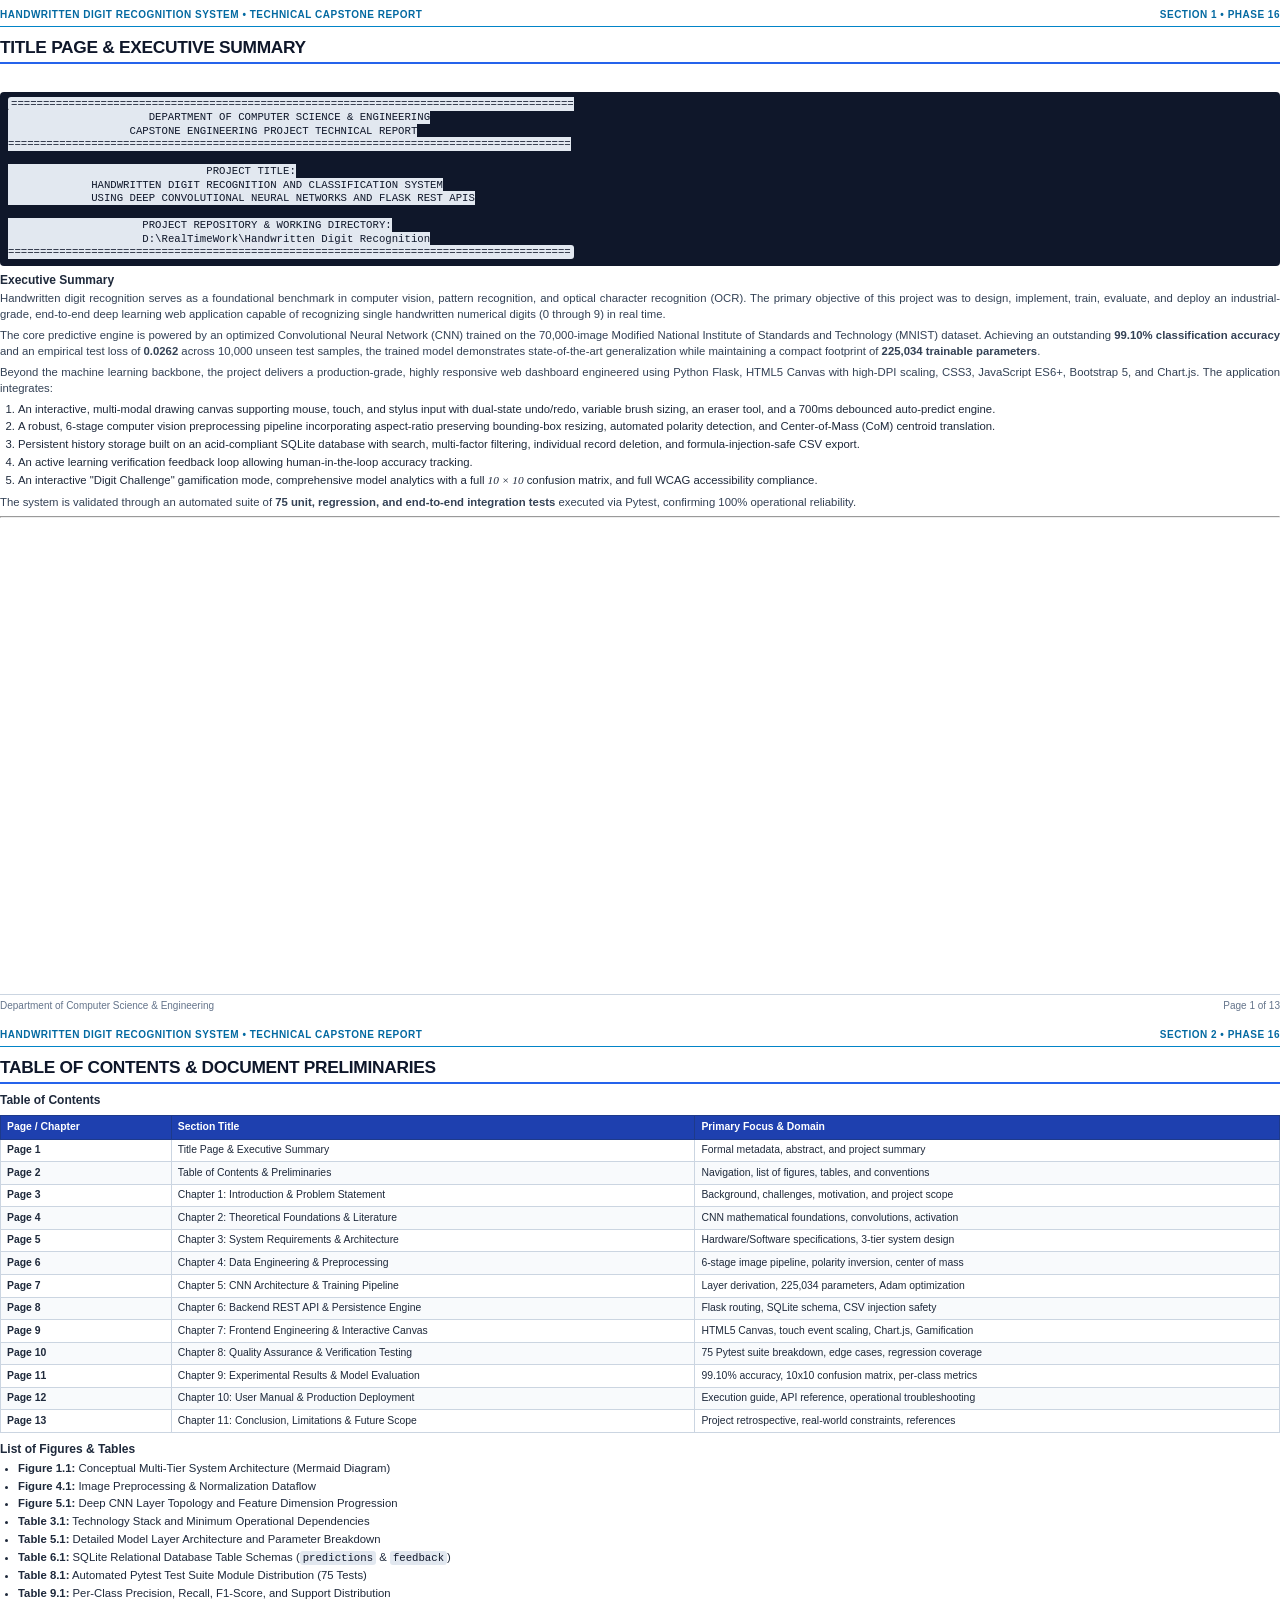
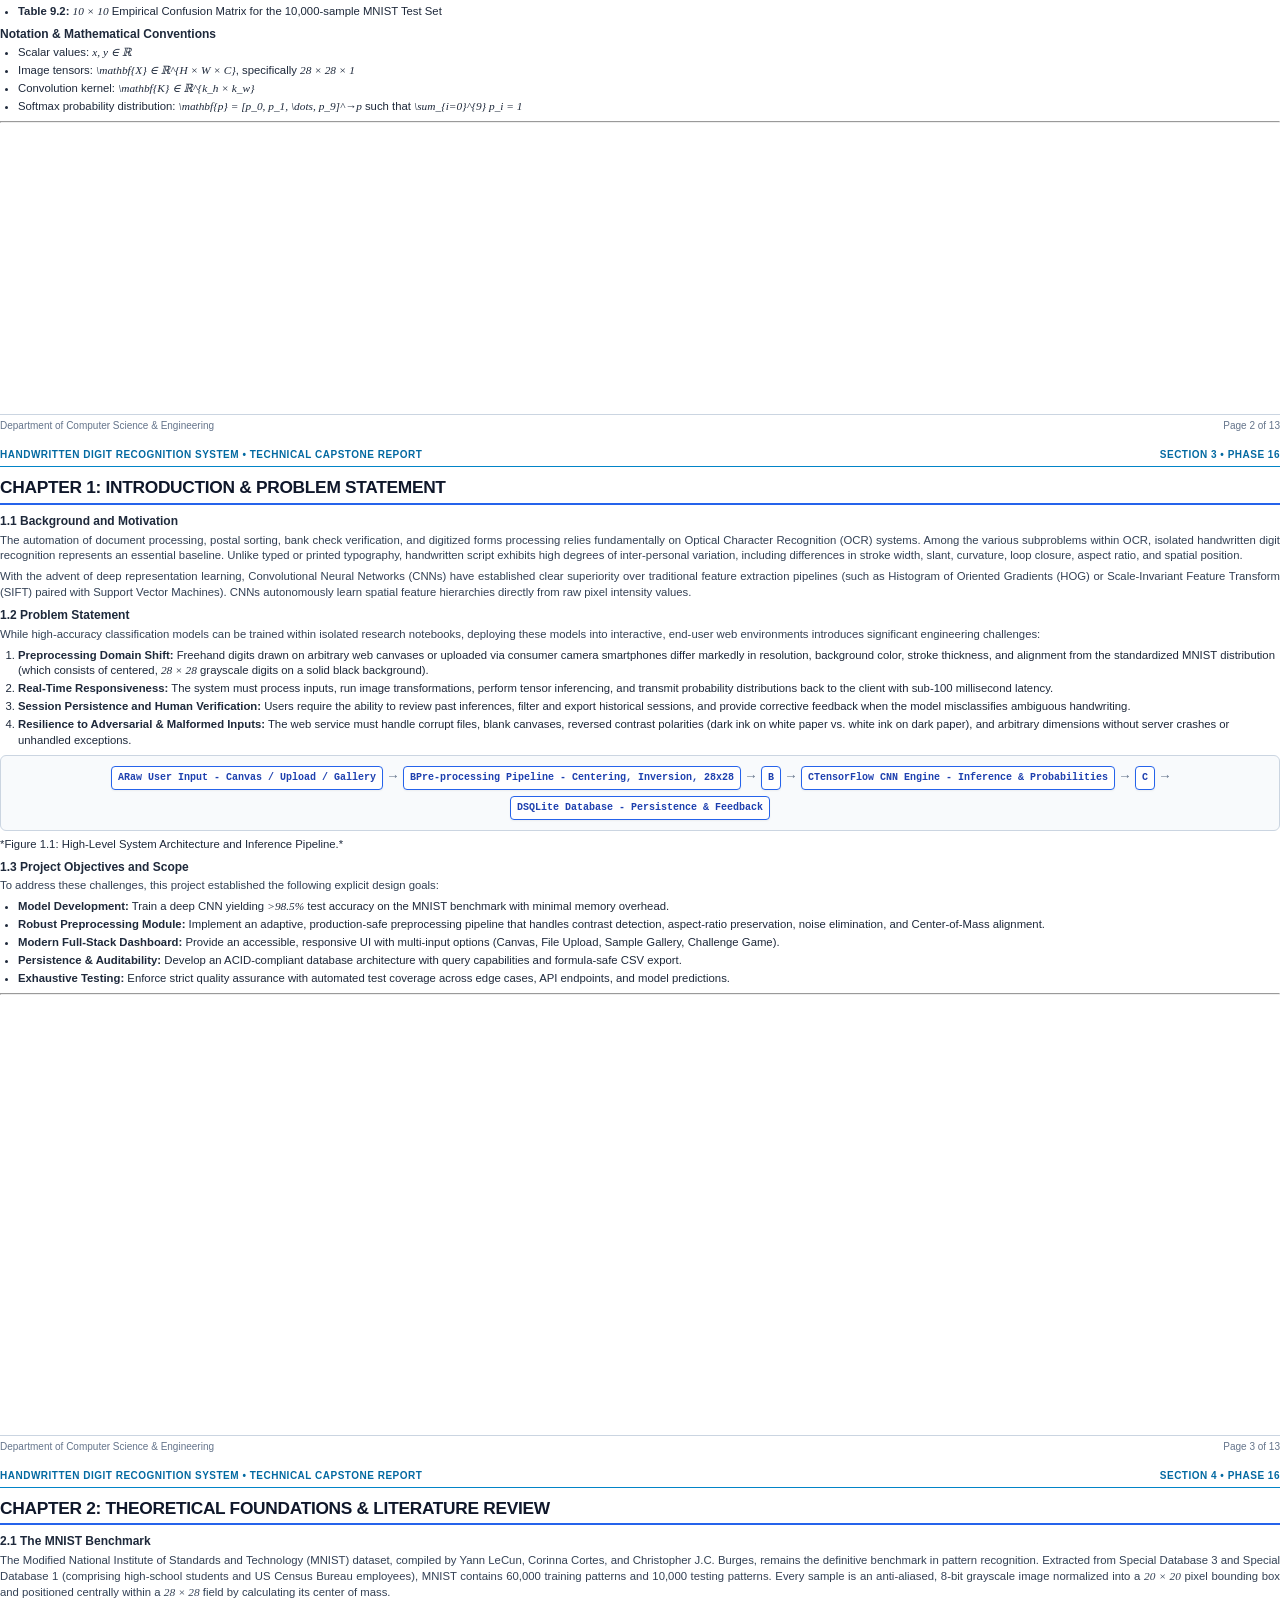
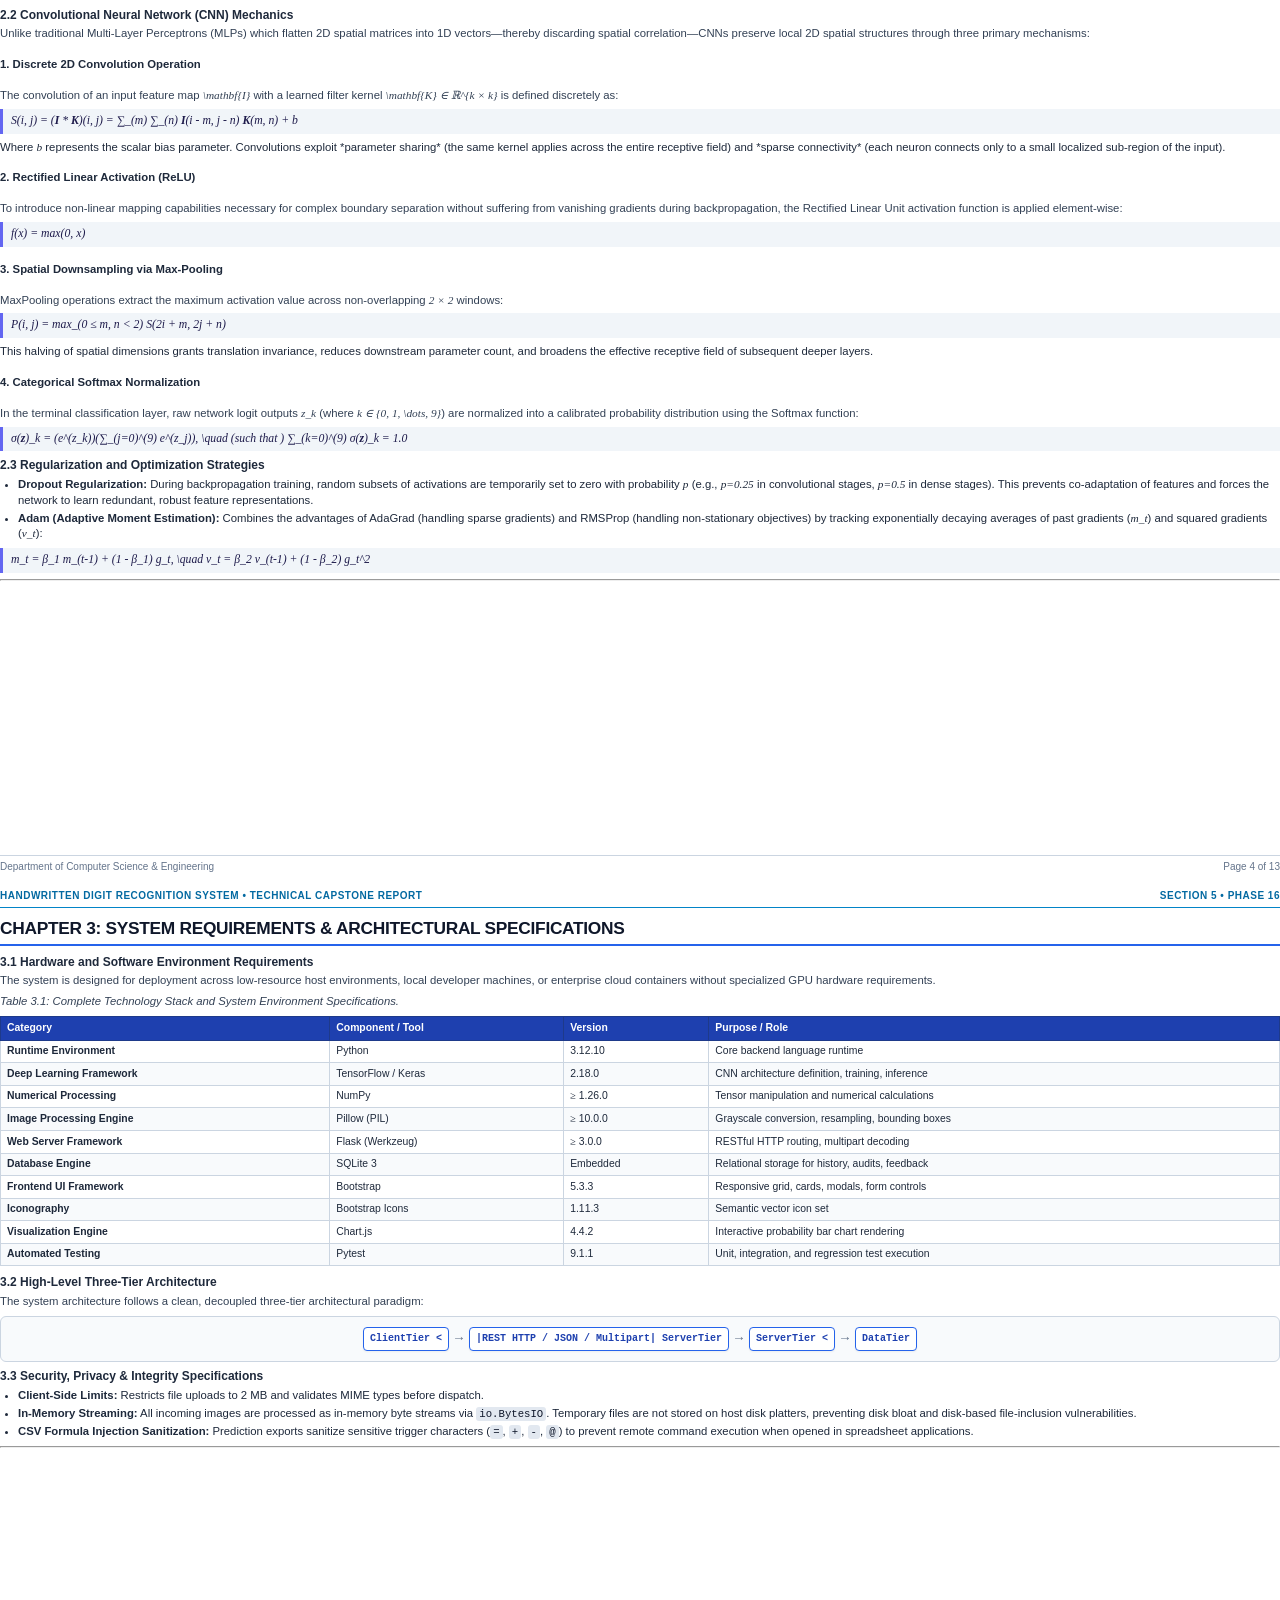
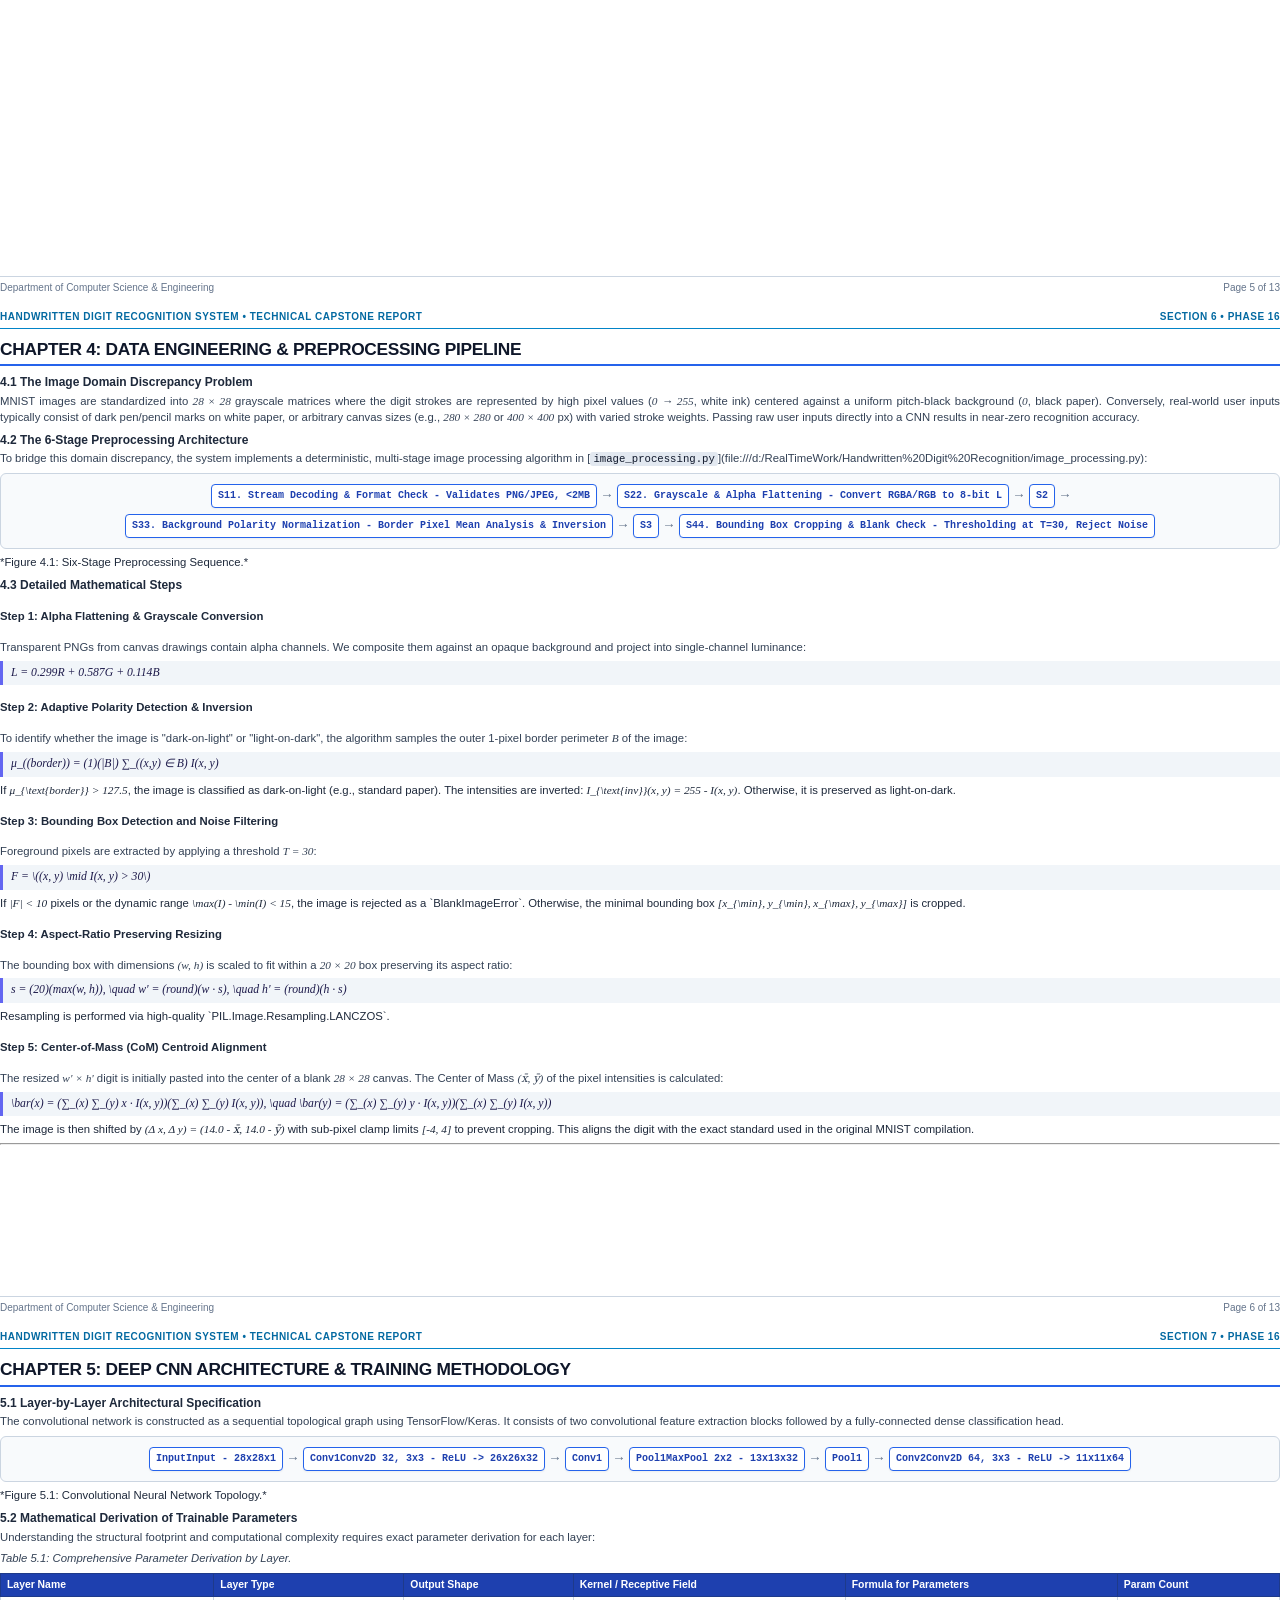
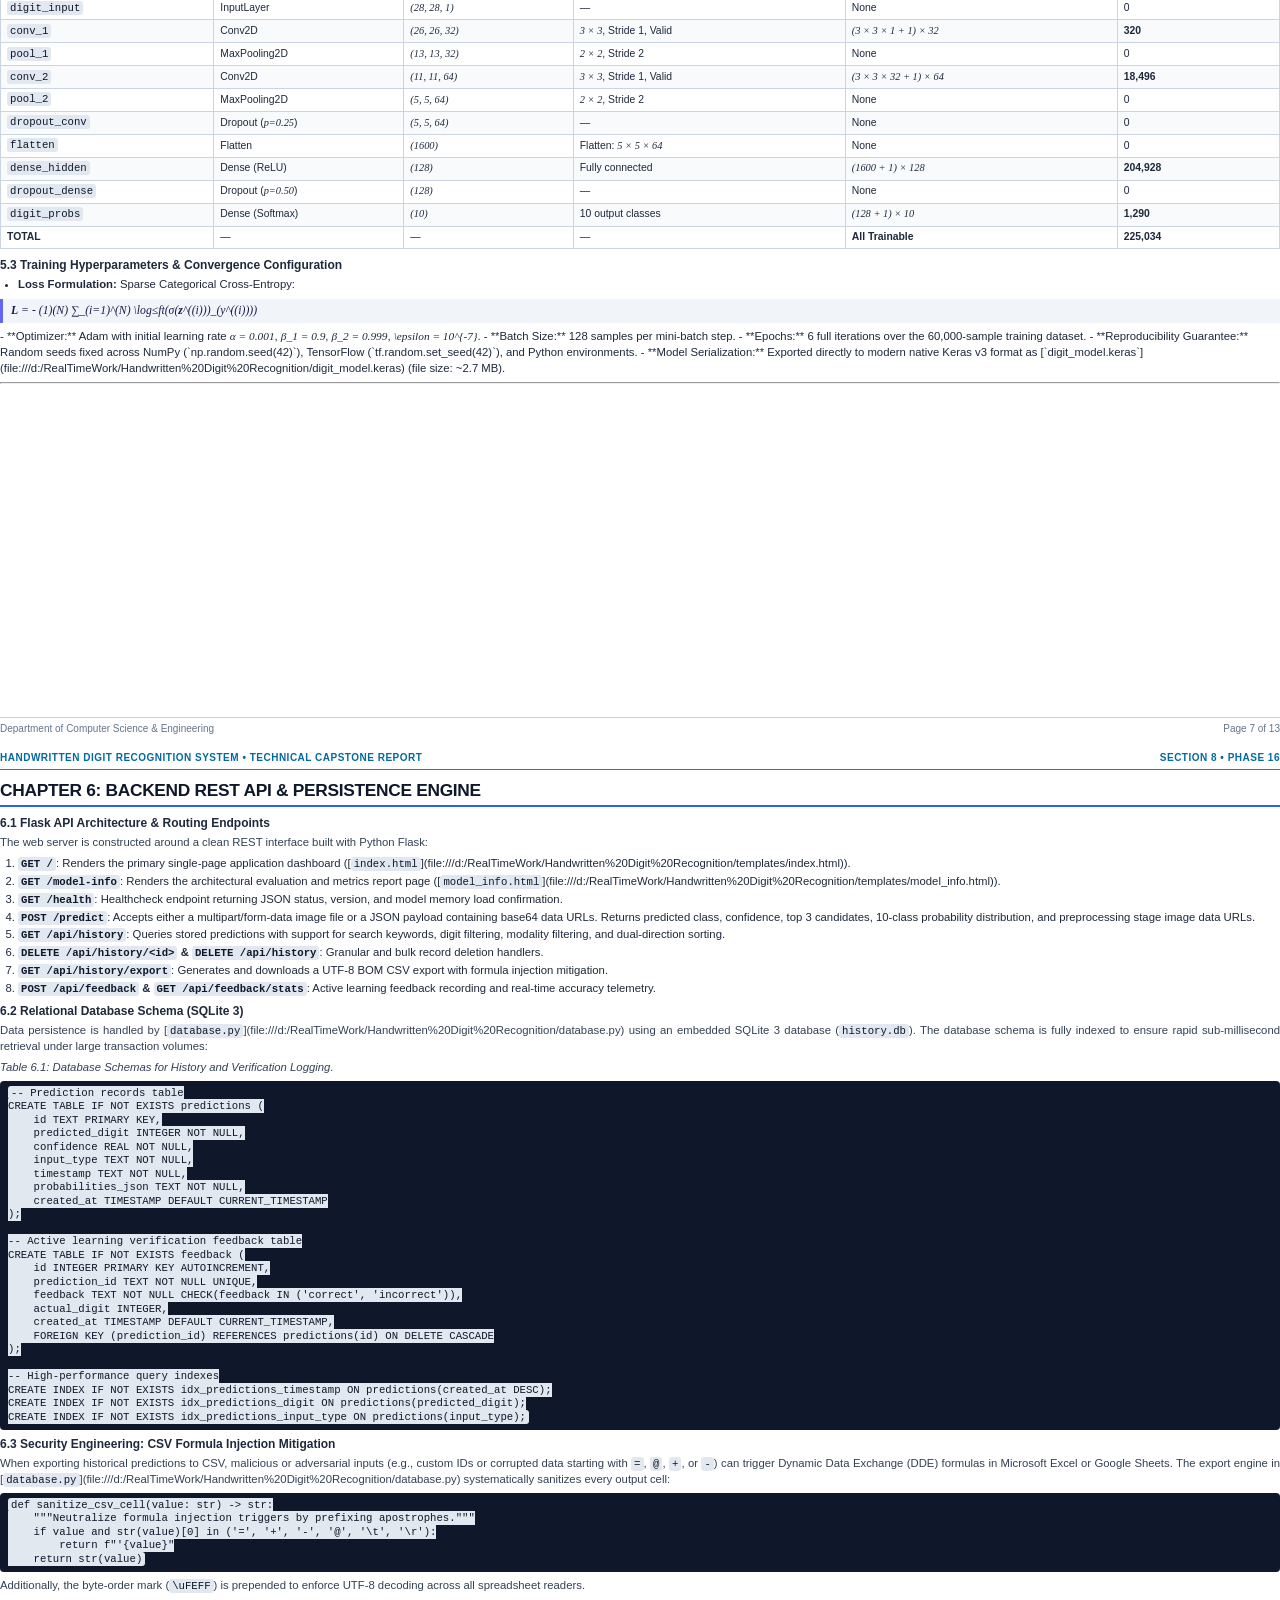
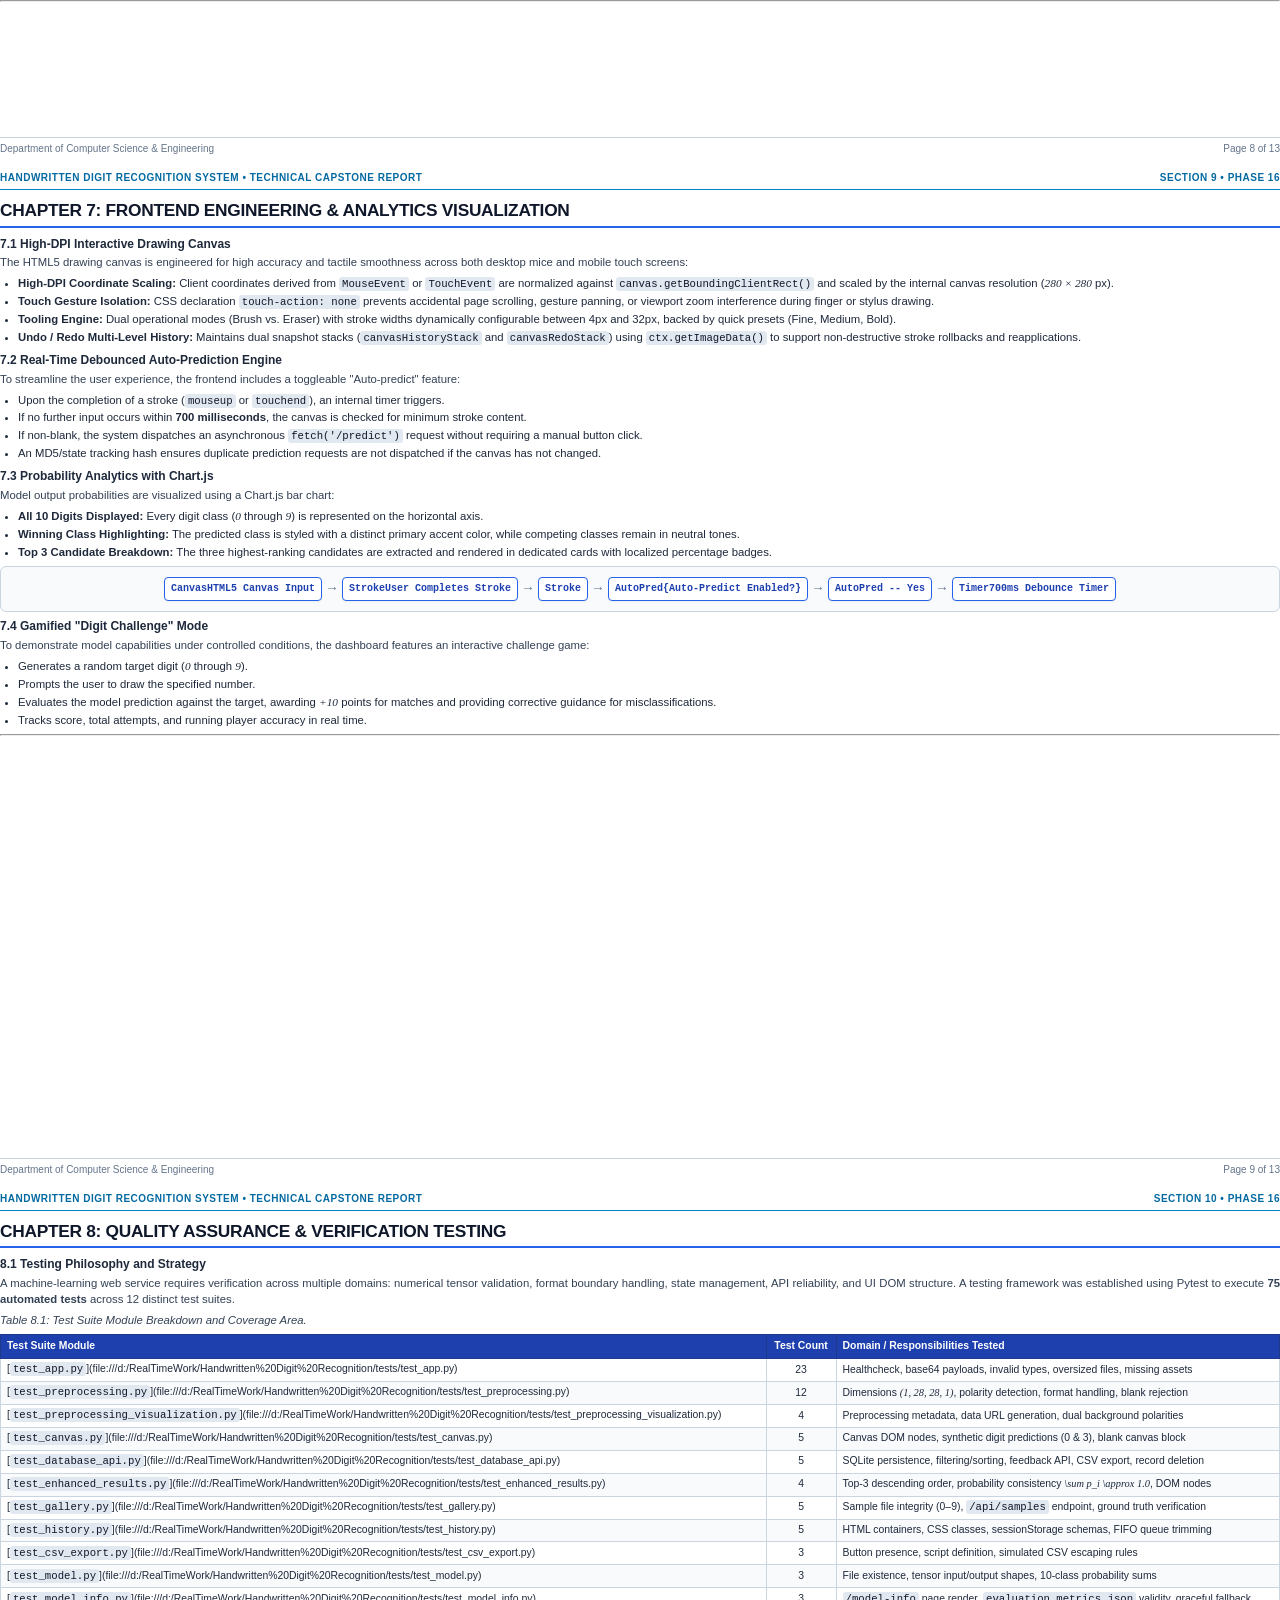
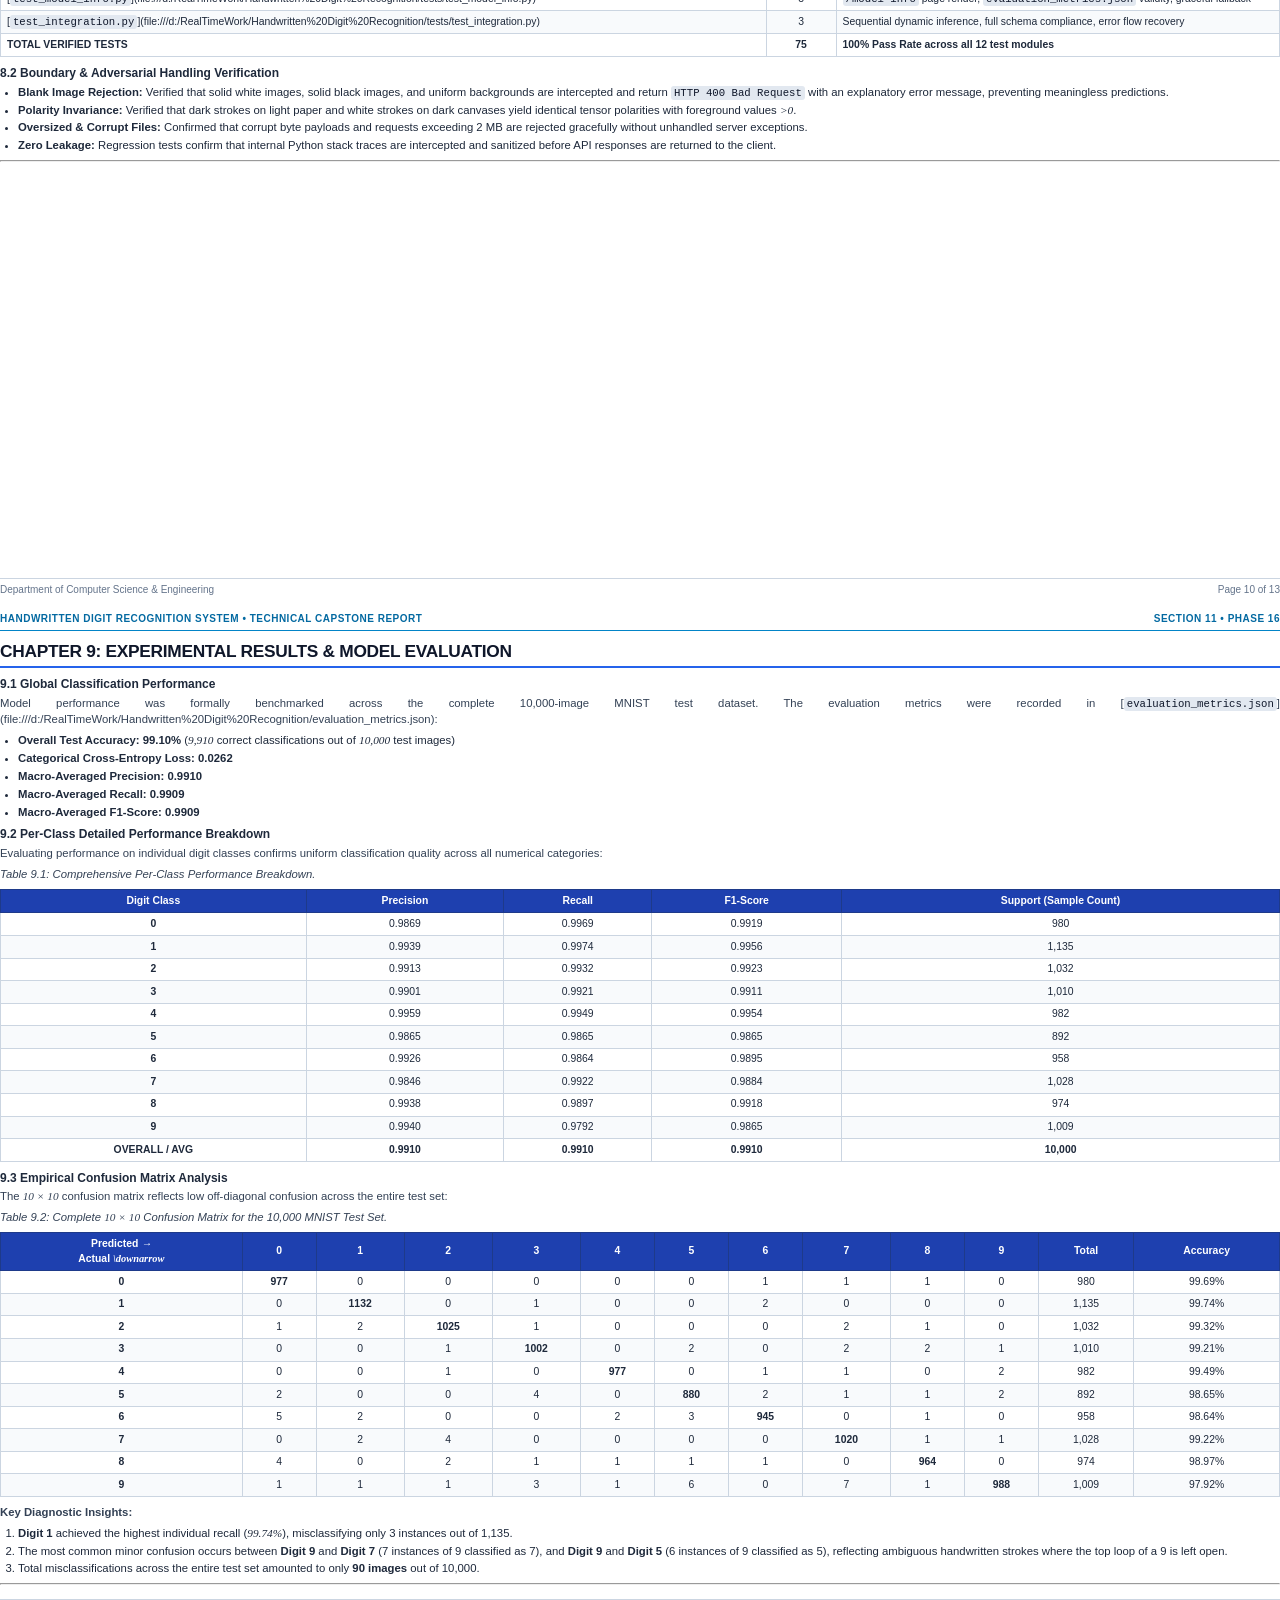
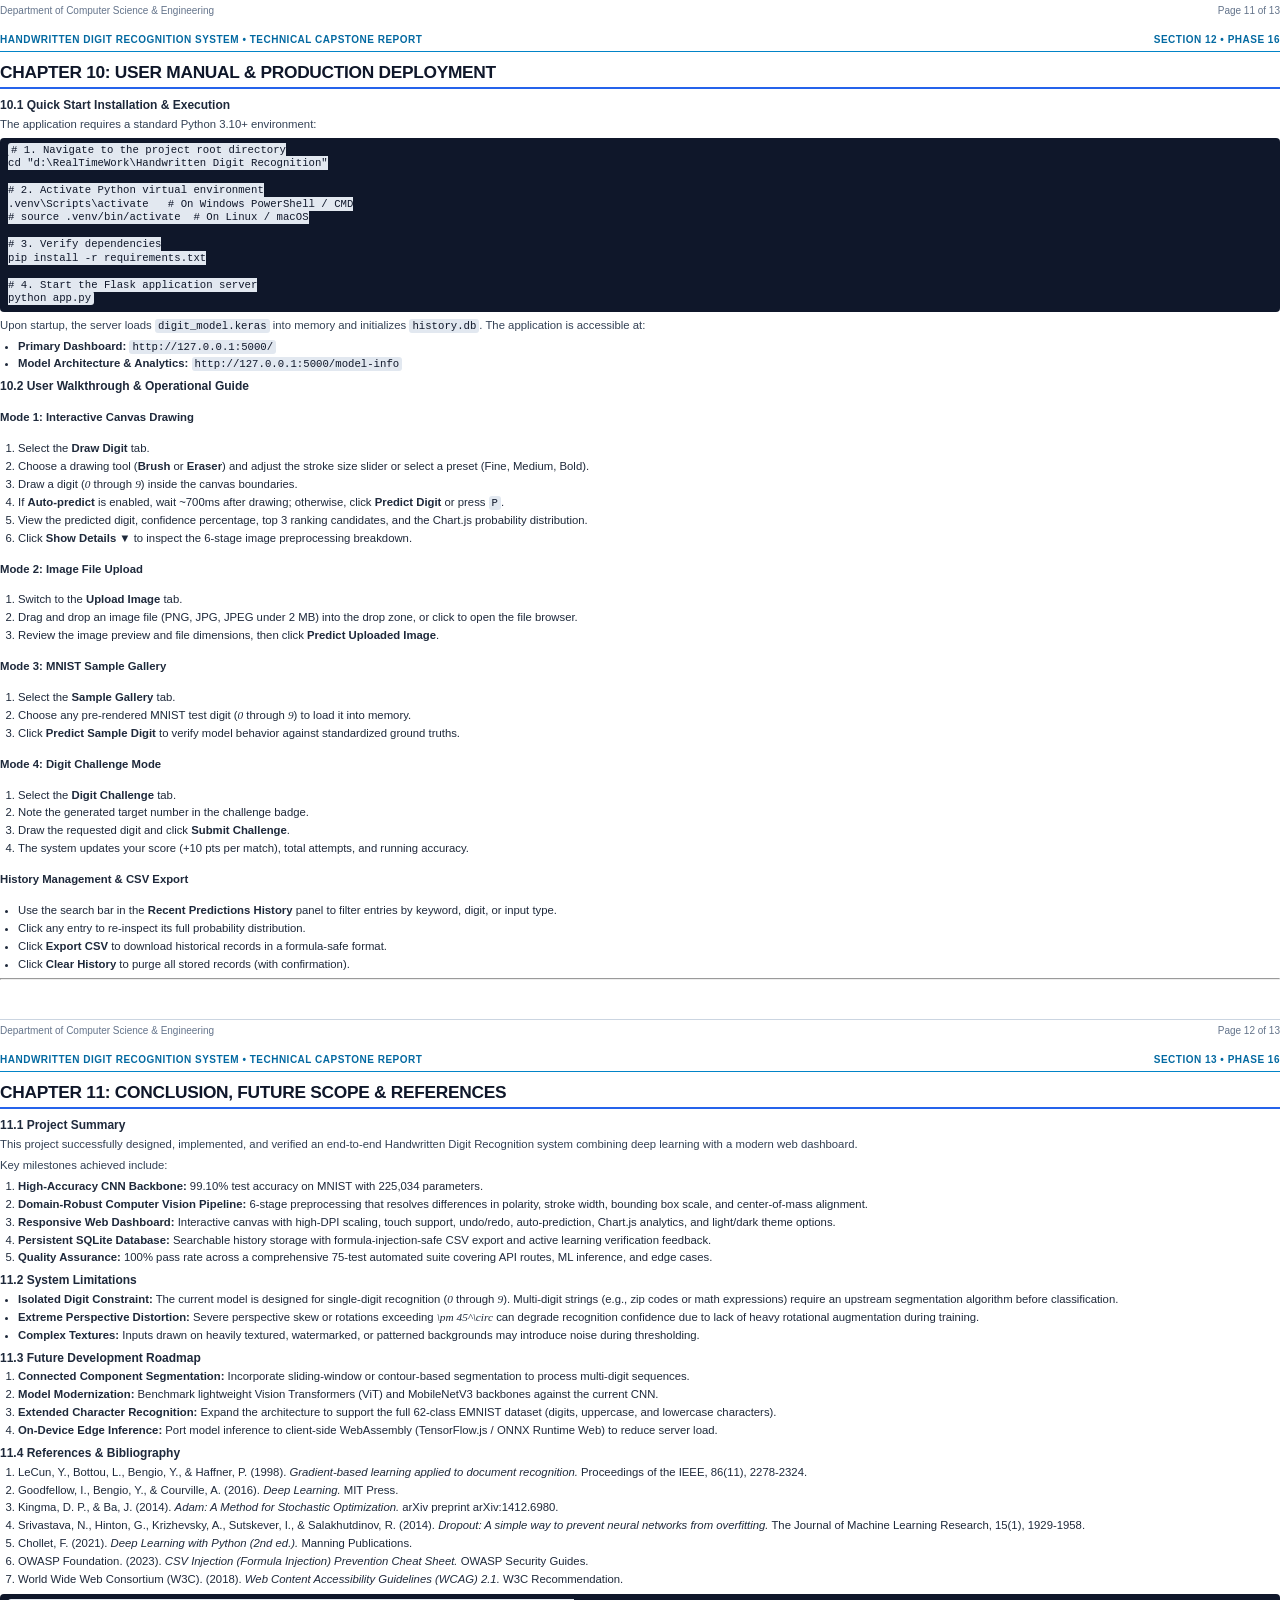
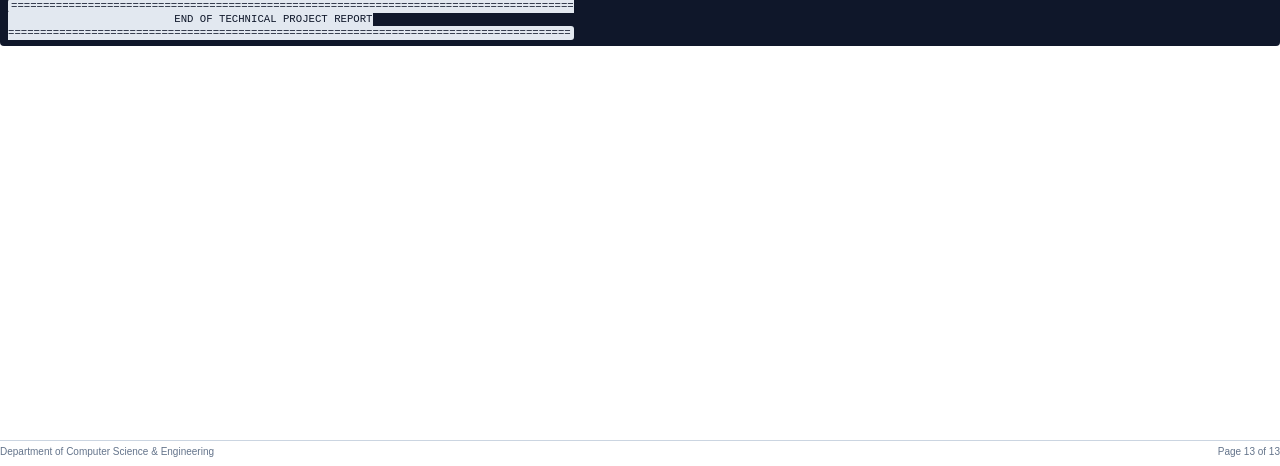
<file: project_report_print.html>
<!DOCTYPE html>
<html lang="en">
<head>
    <meta charset="UTF-8">
    <title>Handwritten Digit Recognition — Project Report</title>
    <style>
        
@page {
    size: A4 portrait;
    margin: 12mm 14mm 12mm 14mm;
}

* {
    box-sizing: border-box;
    -webkit-print-color-adjust: exact !important;
    print-color-adjust: exact !important;
}

body {
    font-family: -apple-system, BlinkMacSystemFont, "Segoe UI", Roboto, "Helvetica Neue", Arial, sans-serif;
    color: #1e293b;
    background-color: #ffffff;
    margin: 0;
    padding: 0;
    font-size: 8.5pt;
    line-height: 1.4;
}

.page {
    page-break-after: always;
    break-after: page;
    height: 270mm;
    max-height: 270mm;
    position: relative;
    display: flex;
    flex-direction: column;
    justify-content: space-between;
    overflow: hidden;
    padding: 2mm 0;
}

.page:last-child {
    page-break-after: auto;
    break-after: auto;
}

.page-header {
    flex: 0 0 auto;
    display: flex;
    justify-content: space-between;
    align-items: center;
    border-bottom: 1.5px solid #0284c7;
    padding-bottom: 4px;
    margin-bottom: 8px;
    font-size: 7.5pt;
    font-weight: 600;
    color: #0369a1;
    text-transform: uppercase;
    letter-spacing: 0.5px;
}

.page-footer {
    flex: 0 0 auto;
    display: flex;
    justify-content: space-between;
    align-items: center;
    border-top: 1px solid #cbd5e1;
    padding-top: 4px;
    margin-top: 6px;
    font-size: 7.5pt;
    color: #64748b;
}

.page-content {
    flex: 1 1 auto;
    overflow: hidden;
}

h1.page-title {
    font-size: 13pt;
    font-weight: 700;
    color: #0f172a;
    border-bottom: 2px solid #2563eb;
    padding-bottom: 3px;
    margin: 0 0 8px 0;
    letter-spacing: -0.3px;
}

h2 {
    font-size: 10.5pt;
    font-weight: 700;
    color: #1e3a8a;
    margin: 8px 0 4px 0;
    border-left: 3px solid #3b82f6;
    padding-left: 6px;
}

h3 {
    font-size: 9pt;
    font-weight: 700;
    color: #1e293b;
    margin: 6px 0 3px 0;
}

p {
    margin: 0 0 5px 0;
    color: #334155;
    text-align: justify;
}

ul, ol {
    margin: 0 0 6px 0;
    padding-left: 18px;
}

li {
    margin-bottom: 2px;
}

table {
    width: 100%;
    border-collapse: collapse;
    margin: 6px 0 8px 0;
    font-size: 7.8pt;
}

th {
    background: #1e40af;
    color: #ffffff;
    font-weight: 600;
    padding: 4px 6px;
    text-align: left;
    border: 1px solid #1e3a8a;
}

td {
    padding: 3.5px 6px;
    border: 1px solid #cbd5e1;
    color: #1e293b;
}

tr:nth-child(even) td {
    background-color: #f8fafc;
}

pre {
    background: #0f172a;
    color: #f8fafc;
    padding: 6px 8px;
    border-radius: 4px;
    font-family: Consolas, "Liberation Mono", Courier, monospace;
    font-size: 7.5pt;
    line-height: 1.25;
    margin: 4px 0 6px 0;
    overflow: hidden;
    white-space: pre-wrap;
}

code {
    font-family: Consolas, "Liberation Mono", Courier, monospace;
    font-size: 8pt;
    background: #e2e8f0;
    color: #0f172a;
    padding: 1px 3px;
    border-radius: 3px;
}

.math-display {
    background: #f1f5f9;
    border-left: 3px solid #6366f1;
    padding: 4px 8px;
    margin: 4px 0 6px 0;
    font-family: "Cambria Math", "Times New Roman", serif;
    font-size: 8.8pt;
    color: #1e1b4b;
    font-style: italic;
}

.cover-card {
    border: 2px solid #1e3a8a;
    border-radius: 8px;
    padding: 16px;
    text-align: center;
    background: linear-gradient(135deg, #f8fafc 0%, #e2e8f0 100%);
    margin: 10px 0 16px 0;
}

.cover-title {
    font-size: 16pt;
    font-weight: 800;
    color: #1e3a8a;
    margin-bottom: 8px;
    line-height: 1.2;
}

.cover-subtitle {
    font-size: 10pt;
    font-weight: 600;
    color: #0369a1;
    margin-bottom: 12px;
}

.cover-meta {
    font-size: 8pt;
    color: #475569;
    margin: 3px 0;
}

.diagram-card {
    background: #f8fafc;
    border: 1px solid #cbd5e1;
    border-radius: 6px;
    padding: 6px 10px;
    margin: 6px 0;
    font-family: Consolas, monospace;
    font-size: 7.5pt;
}

.diagram-row {
    display: flex;
    align-items: center;
    justify-content: center;
    gap: 6px;
    margin: 4px 0;
    flex-wrap: wrap;
}

.diagram-node {
    background: #ffffff;
    border: 1.5px solid #2563eb;
    border-radius: 4px;
    padding: 4px 6px;
    text-align: center;
    font-weight: 600;
    color: #1e40af;
    box-shadow: 0 1px 2px rgba(0,0,0,0.05);
}

.diagram-node.dark {
    background: #1e40af;
    color: #ffffff;
    border-color: #1e3a8a;
}

.diagram-arrow {
    color: #64748b;
    font-weight: bold;
    font-size: 10pt;
}

.badge {
    display: inline-block;
    padding: 1px 5px;
    border-radius: 3px;
    font-size: 7pt;
    font-weight: 600;
}
.badge-blue { background: #dbeafe; color: #1e40af; border: 1px solid #bfdbfe; }
.badge-green { background: #dcfce7; color: #15803d; border: 1px solid #bbf7d0; }
.badge-orange { background: #ffedd5; color: #c2410c; border: 1px solid #fed7aa; }

.highlight-box {
    background: #eff6ff;
    border: 1px solid #bfdbfe;
    border-left: 3px solid #2563eb;
    padding: 6px 10px;
    border-radius: 4px;
    margin: 6px 0;
    font-size: 8pt;
}

    </style>
</head>
<body>
    
        <div class="page" id="report-page-1">
            <div class="page-header">
                <span>Handwritten Digit Recognition System &bull; Technical Capstone Report</span>
                <span>Section 1 &bull; Phase 16</span>
            </div>
            <div class="page-content">
                <h1 class="page-title">TITLE PAGE & EXECUTIVE SUMMARY</h1>
                <br>
<pre><code>========================================================================================
                      DEPARTMENT OF COMPUTER SCIENCE &amp; ENGINEERING
                   CAPSTONE ENGINEERING PROJECT TECHNICAL REPORT
========================================================================================

                               PROJECT TITLE:
             HANDWRITTEN DIGIT RECOGNITION AND CLASSIFICATION SYSTEM
             USING DEEP CONVOLUTIONAL NEURAL NETWORKS AND FLASK REST APIS

                     PROJECT REPOSITORY &amp; WORKING DIRECTORY:
                     D:\RealTimeWork\Handwritten Digit Recognition
========================================================================================
</code></pre>
<h3>Executive Summary</h3>
<p>Handwritten digit recognition serves as a foundational benchmark in computer vision, pattern recognition, and optical character recognition (OCR). The primary objective of this project was to design, implement, train, evaluate, and deploy an industrial-grade, end-to-end deep learning web application capable of recognizing single handwritten numerical digits (0 through 9) in real time.</p>
<p>The core predictive engine is powered by an optimized Convolutional Neural Network (CNN) trained on the 70,000-image Modified National Institute of Standards and Technology (MNIST) dataset. Achieving an outstanding <strong>99.10% classification accuracy</strong> and an empirical test loss of <strong>0.0262</strong> across 10,000 unseen test samples, the trained model demonstrates state-of-the-art generalization while maintaining a compact footprint of <strong>225,034 trainable parameters</strong>.</p>
<p>Beyond the machine learning backbone, the project delivers a production-grade, highly responsive web dashboard engineered using Python Flask, HTML5 Canvas with high-DPI scaling, CSS3, JavaScript ES6+, Bootstrap 5, and Chart.js. The application integrates:</p>
<ol>
<li>An interactive, multi-modal drawing canvas supporting mouse, touch, and stylus input with dual-state undo/redo, variable brush sizing, an eraser tool, and a 700ms debounced auto-predict engine.</li>
<li>A robust, 6-stage computer vision preprocessing pipeline incorporating aspect-ratio preserving bounding-box resizing, automated polarity detection, and Center-of-Mass (CoM) centroid translation.</li>
<li>Persistent history storage built on an acid-compliant SQLite database with search, multi-factor filtering, individual record deletion, and formula-injection-safe CSV export.</li>
<li>An active learning verification feedback loop allowing human-in-the-loop accuracy tracking.</li>
<li>An interactive &quot;Digit Challenge&quot; gamification mode, comprehensive model analytics with a full <i style="font-family: serif;">10 × 10</i> confusion matrix, and full WCAG accessibility compliance.</li>
</ol>
<p>The system is validated through an automated suite of <strong>75 unit, regression, and end-to-end integration tests</strong> executed via Pytest, confirming 100% operational reliability.</p>
<hr />
<!-- ========================================================================== -->
<!-- PAGE 2: TABLE OF CONTENTS & DOCUMENT PRELIMINARIES                         -->
<!-- ========================================================================== -->
            </div>
            <div class="page-footer">
                <span>Department of Computer Science &amp; Engineering</span>
                <span>Page 1 of 13</span>
            </div>
        </div>
        
        <div class="page" id="report-page-2">
            <div class="page-header">
                <span>Handwritten Digit Recognition System &bull; Technical Capstone Report</span>
                <span>Section 2 &bull; Phase 16</span>
            </div>
            <div class="page-content">
                <h1 class="page-title">TABLE OF CONTENTS & DOCUMENT PRELIMINARIES</h1>
                <h3>Table of Contents</h3>
<table>
<thead>
<tr>
<th style="text-align:left">Page / Chapter</th>
<th style="text-align:left">Section Title</th>
<th style="text-align:left">Primary Focus &amp; Domain</th>
</tr>
</thead>
<tbody>
<tr>
<td style="text-align:left"><strong>Page 1</strong></td>
<td style="text-align:left">Title Page &amp; Executive Summary</td>
<td style="text-align:left">Formal metadata, abstract, and project summary</td>
</tr>
<tr>
<td style="text-align:left"><strong>Page 2</strong></td>
<td style="text-align:left">Table of Contents &amp; Preliminaries</td>
<td style="text-align:left">Navigation, list of figures, tables, and conventions</td>
</tr>
<tr>
<td style="text-align:left"><strong>Page 3</strong></td>
<td style="text-align:left">Chapter 1: Introduction &amp; Problem Statement</td>
<td style="text-align:left">Background, challenges, motivation, and project scope</td>
</tr>
<tr>
<td style="text-align:left"><strong>Page 4</strong></td>
<td style="text-align:left">Chapter 2: Theoretical Foundations &amp; Literature</td>
<td style="text-align:left">CNN mathematical foundations, convolutions, activation</td>
</tr>
<tr>
<td style="text-align:left"><strong>Page 5</strong></td>
<td style="text-align:left">Chapter 3: System Requirements &amp; Architecture</td>
<td style="text-align:left">Hardware/Software specifications, 3-tier system design</td>
</tr>
<tr>
<td style="text-align:left"><strong>Page 6</strong></td>
<td style="text-align:left">Chapter 4: Data Engineering &amp; Preprocessing</td>
<td style="text-align:left">6-stage image pipeline, polarity inversion, center of mass</td>
</tr>
<tr>
<td style="text-align:left"><strong>Page 7</strong></td>
<td style="text-align:left">Chapter 5: CNN Architecture &amp; Training Pipeline</td>
<td style="text-align:left">Layer derivation, 225,034 parameters, Adam optimization</td>
</tr>
<tr>
<td style="text-align:left"><strong>Page 8</strong></td>
<td style="text-align:left">Chapter 6: Backend REST API &amp; Persistence Engine</td>
<td style="text-align:left">Flask routing, SQLite schema, CSV injection safety</td>
</tr>
<tr>
<td style="text-align:left"><strong>Page 9</strong></td>
<td style="text-align:left">Chapter 7: Frontend Engineering &amp; Interactive Canvas</td>
<td style="text-align:left">HTML5 Canvas, touch event scaling, Chart.js, Gamification</td>
</tr>
<tr>
<td style="text-align:left"><strong>Page 10</strong></td>
<td style="text-align:left">Chapter 8: Quality Assurance &amp; Verification Testing</td>
<td style="text-align:left">75 Pytest suite breakdown, edge cases, regression coverage</td>
</tr>
<tr>
<td style="text-align:left"><strong>Page 11</strong></td>
<td style="text-align:left">Chapter 9: Experimental Results &amp; Model Evaluation</td>
<td style="text-align:left">99.10% accuracy, 10x10 confusion matrix, per-class metrics</td>
</tr>
<tr>
<td style="text-align:left"><strong>Page 12</strong></td>
<td style="text-align:left">Chapter 10: User Manual &amp; Production Deployment</td>
<td style="text-align:left">Execution guide, API reference, operational troubleshooting</td>
</tr>
<tr>
<td style="text-align:left"><strong>Page 13</strong></td>
<td style="text-align:left">Chapter 11: Conclusion, Limitations &amp; Future Scope</td>
<td style="text-align:left">Project retrospective, real-world constraints, references</td>
</tr>
</tbody>
</table>
<h3>List of Figures &amp; Tables</h3>
<ul>
<li><strong>Figure 1.1:</strong> Conceptual Multi-Tier System Architecture (Mermaid Diagram)</li>
<li><strong>Figure 4.1:</strong> Image Preprocessing &amp; Normalization Dataflow</li>
<li><strong>Figure 5.1:</strong> Deep CNN Layer Topology and Feature Dimension Progression</li>
<li><strong>Table 3.1:</strong> Technology Stack and Minimum Operational Dependencies</li>
<li><strong>Table 5.1:</strong> Detailed Model Layer Architecture and Parameter Breakdown</li>
<li><strong>Table 6.1:</strong> SQLite Relational Database Table Schemas (<code>predictions</code> &amp; <code>feedback</code>)</li>
<li><strong>Table 8.1:</strong> Automated Pytest Test Suite Module Distribution (75 Tests)</li>
<li><strong>Table 9.1:</strong> Per-Class Precision, Recall, F1-Score, and Support Distribution</li>
<li><strong>Table 9.2:</strong> <i style="font-family: serif;">10 × 10</i> Empirical Confusion Matrix for the 10,000-sample MNIST Test Set</li>
</ul>
<h3>Notation &amp; Mathematical Conventions</h3>
<ul>
<li>Scalar values: <i style="font-family: serif;">x, y ∈ ℝ</i></li>
<li>Image tensors: <i style="font-family: serif;">\mathbf{X} ∈ ℝ^{H × W × C}</i>, specifically <i style="font-family: serif;">28 × 28 × 1</i></li>
<li>Convolution kernel: <i style="font-family: serif;">\mathbf{K} ∈ ℝ^{k_h × k_w}</i></li>
<li>Softmax probability distribution: <i style="font-family: serif;">\mathbf{p} = [p_0, p_1, \dots, p_9]^→p</i> such that <i style="font-family: serif;">\sum_{i=0}^{9} p_i = 1</i></li>
</ul>
<hr />
<!-- ========================================================================== -->
<!-- PAGE 3: CHAPTER 1 - INTRODUCTION & PROBLEM STATEMENT                       -->
<!-- ========================================================================== -->
            </div>
            <div class="page-footer">
                <span>Department of Computer Science &amp; Engineering</span>
                <span>Page 2 of 13</span>
            </div>
        </div>
        
        <div class="page" id="report-page-3">
            <div class="page-header">
                <span>Handwritten Digit Recognition System &bull; Technical Capstone Report</span>
                <span>Section 3 &bull; Phase 16</span>
            </div>
            <div class="page-content">
                <h1 class="page-title">CHAPTER 1: INTRODUCTION & PROBLEM STATEMENT</h1>
                <h3>1.1 Background and Motivation</h3>
<p>The automation of document processing, postal sorting, bank check verification, and digitized forms processing relies fundamentally on Optical Character Recognition (OCR) systems. Among the various subproblems within OCR, isolated handwritten digit recognition represents an essential baseline. Unlike typed or printed typography, handwritten script exhibits high degrees of inter-personal variation, including differences in stroke width, slant, curvature, loop closure, aspect ratio, and spatial position.</p>
<p>With the advent of deep representation learning, Convolutional Neural Networks (CNNs) have established clear superiority over traditional feature extraction pipelines (such as Histogram of Oriented Gradients (HOG) or Scale-Invariant Feature Transform (SIFT) paired with Support Vector Machines). CNNs autonomously learn spatial feature hierarchies directly from raw pixel intensity values.</p>
<h3>1.2 Problem Statement</h3>
<p>While high-accuracy classification models can be trained within isolated research notebooks, deploying these models into interactive, end-user web environments introduces significant engineering challenges:</p>
<ol>
<li><strong>Preprocessing Domain Shift:</strong> Freehand digits drawn on arbitrary web canvases or uploaded via consumer camera smartphones differ markedly in resolution, background color, stroke thickness, and alignment from the standardized MNIST distribution (which consists of centered, <i style="font-family: serif;">28 × 28</i> grayscale digits on a solid black background).</li>
<li><strong>Real-Time Responsiveness:</strong> The system must process inputs, run image transformations, perform tensor inferencing, and transmit probability distributions back to the client with sub-100 millisecond latency.</li>
<li><strong>Session Persistence and Human Verification:</strong> Users require the ability to review past inferences, filter and export historical sessions, and provide corrective feedback when the model misclassifies ambiguous handwriting.</li>
<li><strong>Resilience to Adversarial &amp; Malformed Inputs:</strong> The web service must handle corrupt files, blank canvases, reversed contrast polarities (dark ink on white paper vs. white ink on dark paper), and arbitrary dimensions without server crashes or unhandled exceptions.</li>
</ol>
<div class="diagram-card"><div class="diagram-row"><div class="diagram-node">ARaw User Input - Canvas / Upload / Gallery</div> <div class="diagram-arrow">&rarr;</div> <div class="diagram-node">BPre-processing Pipeline - Centering, Inversion, 28x28</div> <div class="diagram-arrow">&rarr;</div> <div class="diagram-node">B</div> <div class="diagram-arrow">&rarr;</div> <div class="diagram-node">CTensorFlow CNN Engine - Inference & Probabilities</div> <div class="diagram-arrow">&rarr;</div> <div class="diagram-node">C</div> <div class="diagram-arrow">&rarr;</div> <div class="diagram-node">DSQLite Database - Persistence & Feedback</div></div></div>
*Figure 1.1: High-Level System Architecture and Inference Pipeline.*
<h3>1.3 Project Objectives and Scope</h3>
<p>To address these challenges, this project established the following explicit design goals:</p>
<ul>
<li><strong>Model Development:</strong> Train a deep CNN yielding <i style="font-family: serif;">&gt;98.5%</i> test accuracy on the MNIST benchmark with minimal memory overhead.</li>
<li><strong>Robust Preprocessing Module:</strong> Implement an adaptive, production-safe preprocessing pipeline that handles contrast detection, aspect-ratio preservation, noise elimination, and Center-of-Mass alignment.</li>
<li><strong>Modern Full-Stack Dashboard:</strong> Provide an accessible, responsive UI with multi-input options (Canvas, File Upload, Sample Gallery, Challenge Game).</li>
<li><strong>Persistence &amp; Auditability:</strong> Develop an ACID-compliant database architecture with query capabilities and formula-safe CSV export.</li>
<li><strong>Exhaustive Testing:</strong> Enforce strict quality assurance with automated test coverage across edge cases, API endpoints, and model predictions.</li>
</ul>
<hr />
<!-- ========================================================================== -->
<!-- PAGE 4: CHAPTER 2 - THEORETICAL FOUNDATIONS & LITERATURE REVIEW            -->
<!-- ========================================================================== -->
            </div>
            <div class="page-footer">
                <span>Department of Computer Science &amp; Engineering</span>
                <span>Page 3 of 13</span>
            </div>
        </div>
        
        <div class="page" id="report-page-4">
            <div class="page-header">
                <span>Handwritten Digit Recognition System &bull; Technical Capstone Report</span>
                <span>Section 4 &bull; Phase 16</span>
            </div>
            <div class="page-content">
                <h1 class="page-title">CHAPTER 2: THEORETICAL FOUNDATIONS & LITERATURE REVIEW</h1>
                <h3>2.1 The MNIST Benchmark</h3>
<p>The Modified National Institute of Standards and Technology (MNIST) dataset, compiled by Yann LeCun, Corinna Cortes, and Christopher J.C. Burges, remains the definitive benchmark in pattern recognition. Extracted from Special Database 3 and Special Database 1 (comprising high-school students and US Census Bureau employees), MNIST contains 60,000 training patterns and 10,000 testing patterns. Every sample is an anti-aliased, 8-bit grayscale image normalized into a <i style="font-family: serif;">20 × 20</i> pixel bounding box and positioned centrally within a <i style="font-family: serif;">28 × 28</i> field by calculating its center of mass.</p>
<h3>2.2 Convolutional Neural Network (CNN) Mechanics</h3>
<p>Unlike traditional Multi-Layer Perceptrons (MLPs) which flatten 2D spatial matrices into 1D vectors—thereby discarding spatial correlation—CNNs preserve local 2D spatial structures through three primary mechanisms:</p>
<h4>1. Discrete 2D Convolution Operation</h4>
<p>The convolution of an input feature map <i style="font-family: serif;">\mathbf{I}</i> with a learned filter kernel <i style="font-family: serif;">\mathbf{K} ∈ ℝ^{k × k}</i> is defined discretely as:</p>
<div class="math-display">S(i, j) = (<b>I</b> * <b>K</b>)(i, j) = &sum;_(m) &sum;_(n) <b>I</b>(i - m, j - n) <b>K</b>(m, n) + b</div>
Where <i style="font-family: serif;">b</i> represents the scalar bias parameter. Convolutions exploit *parameter sharing* (the same kernel applies across the entire receptive field) and *sparse connectivity* (each neuron connects only to a small localized sub-region of the input).
<h4>2. Rectified Linear Activation (ReLU)</h4>
<p>To introduce non-linear mapping capabilities necessary for complex boundary separation without suffering from vanishing gradients during backpropagation, the Rectified Linear Unit activation function is applied element-wise:</p>
<div class="math-display">f(x) = max(0, x)</div>
<h4>3. Spatial Downsampling via Max-Pooling</h4>
<p>MaxPooling operations extract the maximum activation value across non-overlapping <i style="font-family: serif;">2 × 2</i> windows:</p>
<div class="math-display">P(i, j) = max_(0 &le; m, n < 2) S(2i + m, 2j + n)</div>
This halving of spatial dimensions grants translation invariance, reduces downstream parameter count, and broadens the effective receptive field of subsequent deeper layers.
<h4>4. Categorical Softmax Normalization</h4>
<p>In the terminal classification layer, raw network logit outputs <i style="font-family: serif;">z_k</i> (where <i style="font-family: serif;">k ∈ {0, 1, \dots, 9}</i>) are normalized into a calibrated probability distribution using the Softmax function:</p>
<div class="math-display">&sigma;(<b>z</b>)_k = (e^(z_k))(&sum;_(j=0)^(9) e^(z_j)), \quad (such that ) &sum;_(k=0)^(9) &sigma;(<b>z</b>)_k = 1.0</div>
<h3>2.3 Regularization and Optimization Strategies</h3>
<ul>
<li><strong>Dropout Regularization:</strong> During backpropagation training, random subsets of activations are temporarily set to zero with probability <i style="font-family: serif;">p</i> (e.g., <i style="font-family: serif;">p=0.25</i> in convolutional stages, <i style="font-family: serif;">p=0.5</i> in dense stages). This prevents co-adaptation of features and forces the network to learn redundant, robust feature representations.</li>
<li><strong>Adam (Adaptive Moment Estimation):</strong> Combines the advantages of AdaGrad (handling sparse gradients) and RMSProp (handling non-stationary objectives) by tracking exponentially decaying averages of past gradients (<i style="font-family: serif;">m_t</i>) and squared gradients (<i style="font-family: serif;">v_t</i>):</li>
</ul>
<div class="math-display">m_t = &beta;_1 m_(t-1) + (1 - &beta;_1) g_t, \quad v_t = &beta;_2 v_(t-1) + (1 - &beta;_2) g_t^2</div>
<hr />
<!-- ========================================================================== -->
<!-- PAGE 5: CHAPTER 3 - SYSTEM REQUIREMENTS & ARCHITECTURAL SPECIFICATIONS    -->
<!-- ========================================================================== -->
            </div>
            <div class="page-footer">
                <span>Department of Computer Science &amp; Engineering</span>
                <span>Page 4 of 13</span>
            </div>
        </div>
        
        <div class="page" id="report-page-5">
            <div class="page-header">
                <span>Handwritten Digit Recognition System &bull; Technical Capstone Report</span>
                <span>Section 5 &bull; Phase 16</span>
            </div>
            <div class="page-content">
                <h1 class="page-title">CHAPTER 3: SYSTEM REQUIREMENTS & ARCHITECTURAL SPECIFICATIONS</h1>
                <h3>3.1 Hardware and Software Environment Requirements</h3>
<p>The system is designed for deployment across low-resource host environments, local developer machines, or enterprise cloud containers without specialized GPU hardware requirements.</p>
<p><em>Table 3.1: Complete Technology Stack and System Environment Specifications.</em></p>
<table>
<thead>
<tr>
<th style="text-align:left">Category</th>
<th style="text-align:left">Component / Tool</th>
<th style="text-align:left">Version</th>
<th style="text-align:left">Purpose / Role</th>
</tr>
</thead>
<tbody>
<tr>
<td style="text-align:left"><strong>Runtime Environment</strong></td>
<td style="text-align:left">Python</td>
<td style="text-align:left">3.12.10</td>
<td style="text-align:left">Core backend language runtime</td>
</tr>
<tr>
<td style="text-align:left"><strong>Deep Learning Framework</strong></td>
<td style="text-align:left">TensorFlow / Keras</td>
<td style="text-align:left">2.18.0</td>
<td style="text-align:left">CNN architecture definition, training, inference</td>
</tr>
<tr>
<td style="text-align:left"><strong>Numerical Processing</strong></td>
<td style="text-align:left">NumPy</td>
<td style="text-align:left"><i style="font-family: serif;">≥</i> 1.26.0</td>
<td style="text-align:left">Tensor manipulation and numerical calculations</td>
</tr>
<tr>
<td style="text-align:left"><strong>Image Processing Engine</strong></td>
<td style="text-align:left">Pillow (PIL)</td>
<td style="text-align:left"><i style="font-family: serif;">≥</i> 10.0.0</td>
<td style="text-align:left">Grayscale conversion, resampling, bounding boxes</td>
</tr>
<tr>
<td style="text-align:left"><strong>Web Server Framework</strong></td>
<td style="text-align:left">Flask (Werkzeug)</td>
<td style="text-align:left"><i style="font-family: serif;">≥</i> 3.0.0</td>
<td style="text-align:left">RESTful HTTP routing, multipart decoding</td>
</tr>
<tr>
<td style="text-align:left"><strong>Database Engine</strong></td>
<td style="text-align:left">SQLite 3</td>
<td style="text-align:left">Embedded</td>
<td style="text-align:left">Relational storage for history, audits, feedback</td>
</tr>
<tr>
<td style="text-align:left"><strong>Frontend UI Framework</strong></td>
<td style="text-align:left">Bootstrap</td>
<td style="text-align:left">5.3.3</td>
<td style="text-align:left">Responsive grid, cards, modals, form controls</td>
</tr>
<tr>
<td style="text-align:left"><strong>Iconography</strong></td>
<td style="text-align:left">Bootstrap Icons</td>
<td style="text-align:left">1.11.3</td>
<td style="text-align:left">Semantic vector icon set</td>
</tr>
<tr>
<td style="text-align:left"><strong>Visualization Engine</strong></td>
<td style="text-align:left">Chart.js</td>
<td style="text-align:left">4.4.2</td>
<td style="text-align:left">Interactive probability bar chart rendering</td>
</tr>
<tr>
<td style="text-align:left"><strong>Automated Testing</strong></td>
<td style="text-align:left">Pytest</td>
<td style="text-align:left">9.1.1</td>
<td style="text-align:left">Unit, integration, and regression test execution</td>
</tr>
</tbody>
</table>
<h3>3.2 High-Level Three-Tier Architecture</h3>
<p>The system architecture follows a clean, decoupled three-tier architectural paradigm:</p>
<div class="diagram-card"><div class="diagram-row"><div class="diagram-node">ClientTier <</div> <div class="diagram-arrow">&rarr;</div> <div class="diagram-node">|REST HTTP / JSON / Multipart| ServerTier</div> <div class="diagram-arrow">&rarr;</div> <div class="diagram-node">ServerTier <</div> <div class="diagram-arrow">&rarr;</div> <div class="diagram-node">DataTier</div></div></div>
<h3>3.3 Security, Privacy &amp; Integrity Specifications</h3>
<ul>
<li><strong>Client-Side Limits:</strong> Restricts file uploads to 2 MB and validates MIME types before dispatch.</li>
<li><strong>In-Memory Streaming:</strong> All incoming images are processed as in-memory byte streams via <code>io.BytesIO</code>. Temporary files are not stored on host disk platters, preventing disk bloat and disk-based file-inclusion vulnerabilities.</li>
<li><strong>CSV Formula Injection Sanitization:</strong> Prediction exports sanitize sensitive trigger characters (<code>=</code>, <code>+</code>, <code>-</code>, <code>@</code>) to prevent remote command execution when opened in spreadsheet applications.</li>
</ul>
<hr />
<!-- ========================================================================== -->
<!-- PAGE 6: CHAPTER 4 - DATA ENGINEERING & PREPROCESSING PIPELINE              -->
<!-- ========================================================================== -->
            </div>
            <div class="page-footer">
                <span>Department of Computer Science &amp; Engineering</span>
                <span>Page 5 of 13</span>
            </div>
        </div>
        
        <div class="page" id="report-page-6">
            <div class="page-header">
                <span>Handwritten Digit Recognition System &bull; Technical Capstone Report</span>
                <span>Section 6 &bull; Phase 16</span>
            </div>
            <div class="page-content">
                <h1 class="page-title">CHAPTER 4: DATA ENGINEERING & PREPROCESSING PIPELINE</h1>
                <h3>4.1 The Image Domain Discrepancy Problem</h3>
<p>MNIST images are standardized into <i style="font-family: serif;">28 × 28</i> grayscale matrices where the digit strokes are represented by high pixel values (<i style="font-family: serif;">0 → 255</i>, white ink) centered against a uniform pitch-black background (<i style="font-family: serif;">0</i>, black paper). Conversely, real-world user inputs typically consist of dark pen/pencil marks on white paper, or arbitrary canvas sizes (e.g., <i style="font-family: serif;">280 × 280</i> or <i style="font-family: serif;">400 × 400</i> px) with varied stroke weights. Passing raw user inputs directly into a CNN results in near-zero recognition accuracy.</p>
<h3>4.2 The 6-Stage Preprocessing Architecture</h3>
<p>To bridge this domain discrepancy, the system implements a deterministic, multi-stage image processing algorithm in [<code>image_processing.py</code>](file:///d:/RealTimeWork/Handwritten%20Digit%20Recognition/image_processing.py):</p>
<div class="diagram-card"><div class="diagram-row"><div class="diagram-node">S11. Stream Decoding & Format Check - Validates PNG/JPEG, <2MB</div> <div class="diagram-arrow">&rarr;</div> <div class="diagram-node">S22. Grayscale & Alpha Flattening - Convert RGBA/RGB to 8-bit L</div> <div class="diagram-arrow">&rarr;</div> <div class="diagram-node">S2</div> <div class="diagram-arrow">&rarr;</div> <div class="diagram-node">S33. Background Polarity Normalization - Border Pixel Mean Analysis & Inversion</div> <div class="diagram-arrow">&rarr;</div> <div class="diagram-node">S3</div> <div class="diagram-arrow">&rarr;</div> <div class="diagram-node">S44. Bounding Box Cropping & Blank Check - Thresholding at T=30, Reject Noise</div></div></div>
*Figure 4.1: Six-Stage Preprocessing Sequence.*
<h3>4.3 Detailed Mathematical Steps</h3>
<h4>Step 1: Alpha Flattening &amp; Grayscale Conversion</h4>
<p>Transparent PNGs from canvas drawings contain alpha channels. We composite them against an opaque background and project into single-channel luminance:</p>
<div class="math-display">L = 0.299R + 0.587G + 0.114B</div>
<h4>Step 2: Adaptive Polarity Detection &amp; Inversion</h4>
<p>To identify whether the image is &quot;dark-on-light&quot; or &quot;light-on-dark&quot;, the algorithm samples the outer 1-pixel border perimeter <i style="font-family: serif;">B</i> of the image:</p>
<div class="math-display">&mu;_((border)) = (1)(|B|) &sum;_((x,y) &isin; B) I(x, y)</div>
If <i style="font-family: serif;">&mu;_{\text{border}} > 127.5</i>, the image is classified as dark-on-light (e.g., standard paper). The intensities are inverted: <i style="font-family: serif;">I_{\text{inv}}(x, y) = 255 - I(x, y)</i>. Otherwise, it is preserved as light-on-dark.
<h4>Step 3: Bounding Box Detection and Noise Filtering</h4>
<p>Foreground pixels are extracted by applying a threshold <i style="font-family: serif;">T = 30</i>:</p>
<div class="math-display">F = \((x, y) \mid I(x, y) > 30\)</div>
If <i style="font-family: serif;">|F| < 10</i> pixels or the dynamic range <i style="font-family: serif;">\max(I) - \min(I) < 15</i>, the image is rejected as a `BlankImageError`. Otherwise, the minimal bounding box <i style="font-family: serif;">[x_{\min}, y_{\min}, x_{\max}, y_{\max}]</i> is cropped.
<h4>Step 4: Aspect-Ratio Preserving Resizing</h4>
<p>The bounding box with dimensions <i style="font-family: serif;">(w, h)</i> is scaled to fit within a <i style="font-family: serif;">20 × 20</i> box preserving its aspect ratio:</p>
<div class="math-display">s = (20)(max(w, h)), \quad w' = (round)(w &middot; s), \quad h' = (round)(h &middot; s)</div>
Resampling is performed via high-quality `PIL.Image.Resampling.LANCZOS`.
<h4>Step 5: Center-of-Mass (CoM) Centroid Alignment</h4>
<p>The resized <i style="font-family: serif;">w' × h'</i> digit is initially pasted into the center of a blank <i style="font-family: serif;">28 × 28</i> canvas. The Center of Mass <i style="font-family: serif;">(x̄, ȳ)</i> of the pixel intensities is calculated:</p>
<div class="math-display">\bar(x) = (&sum;_(x) &sum;_(y) x &middot; I(x, y))(&sum;_(x) &sum;_(y) I(x, y)), \quad \bar(y) = (&sum;_(x) &sum;_(y) y &middot; I(x, y))(&sum;_(x) &sum;_(y) I(x, y))</div>
The image is then shifted by <i style="font-family: serif;">(&Delta; x, &Delta; y) = (14.0 - x&#772;, 14.0 - y&#772;)</i> with sub-pixel clamp limits <i style="font-family: serif;">[-4, 4]</i> to prevent cropping. This aligns the digit with the exact standard used in the original MNIST compilation.
<hr />
<!-- ========================================================================== -->
<!-- PAGE 7: CHAPTER 5 - DEEP CNN ARCHITECTURE & TRAINING METHODOLOGY           -->
<!-- ========================================================================== -->
            </div>
            <div class="page-footer">
                <span>Department of Computer Science &amp; Engineering</span>
                <span>Page 6 of 13</span>
            </div>
        </div>
        
        <div class="page" id="report-page-7">
            <div class="page-header">
                <span>Handwritten Digit Recognition System &bull; Technical Capstone Report</span>
                <span>Section 7 &bull; Phase 16</span>
            </div>
            <div class="page-content">
                <h1 class="page-title">CHAPTER 5: DEEP CNN ARCHITECTURE & TRAINING METHODOLOGY</h1>
                <h3>5.1 Layer-by-Layer Architectural Specification</h3>
<p>The convolutional network is constructed as a sequential topological graph using TensorFlow/Keras. It consists of two convolutional feature extraction blocks followed by a fully-connected dense classification head.</p>
<div class="diagram-card"><div class="diagram-row"><div class="diagram-node">InputInput - 28x28x1</div> <div class="diagram-arrow">&rarr;</div> <div class="diagram-node">Conv1Conv2D 32, 3x3 - ReLU -> 26x26x32</div> <div class="diagram-arrow">&rarr;</div> <div class="diagram-node">Conv1</div> <div class="diagram-arrow">&rarr;</div> <div class="diagram-node">Pool1MaxPool 2x2 - 13x13x32</div> <div class="diagram-arrow">&rarr;</div> <div class="diagram-node">Pool1</div> <div class="diagram-arrow">&rarr;</div> <div class="diagram-node">Conv2Conv2D 64, 3x3 - ReLU -> 11x11x64</div></div></div>
*Figure 5.1: Convolutional Neural Network Topology.*
<h3>5.2 Mathematical Derivation of Trainable Parameters</h3>
<p>Understanding the structural footprint and computational complexity requires exact parameter derivation for each layer:</p>
<p><em>Table 5.1: Comprehensive Parameter Derivation by Layer.</em></p>
<table>
<thead>
<tr>
<th style="text-align:left">Layer Name</th>
<th style="text-align:left">Layer Type</th>
<th style="text-align:left">Output Shape</th>
<th style="text-align:left">Kernel / Receptive Field</th>
<th style="text-align:left">Formula for Parameters</th>
<th style="text-align:left">Param Count</th>
</tr>
</thead>
<tbody>
<tr>
<td style="text-align:left"><code>digit_input</code></td>
<td style="text-align:left">InputLayer</td>
<td style="text-align:left"><i style="font-family: serif;">(28, 28, 1)</i></td>
<td style="text-align:left">—</td>
<td style="text-align:left">None</td>
<td style="text-align:left">0</td>
</tr>
<tr>
<td style="text-align:left"><code>conv_1</code></td>
<td style="text-align:left">Conv2D</td>
<td style="text-align:left"><i style="font-family: serif;">(26, 26, 32)</i></td>
<td style="text-align:left"><i style="font-family: serif;">3 × 3</i>, Stride 1, Valid</td>
<td style="text-align:left"><i style="font-family: serif;">(3 × 3 × 1 + 1) × 32</i></td>
<td style="text-align:left"><strong>320</strong></td>
</tr>
<tr>
<td style="text-align:left"><code>pool_1</code></td>
<td style="text-align:left">MaxPooling2D</td>
<td style="text-align:left"><i style="font-family: serif;">(13, 13, 32)</i></td>
<td style="text-align:left"><i style="font-family: serif;">2 × 2</i>, Stride 2</td>
<td style="text-align:left">None</td>
<td style="text-align:left">0</td>
</tr>
<tr>
<td style="text-align:left"><code>conv_2</code></td>
<td style="text-align:left">Conv2D</td>
<td style="text-align:left"><i style="font-family: serif;">(11, 11, 64)</i></td>
<td style="text-align:left"><i style="font-family: serif;">3 × 3</i>, Stride 1, Valid</td>
<td style="text-align:left"><i style="font-family: serif;">(3 × 3 × 32 + 1) × 64</i></td>
<td style="text-align:left"><strong>18,496</strong></td>
</tr>
<tr>
<td style="text-align:left"><code>pool_2</code></td>
<td style="text-align:left">MaxPooling2D</td>
<td style="text-align:left"><i style="font-family: serif;">(5, 5, 64)</i></td>
<td style="text-align:left"><i style="font-family: serif;">2 × 2</i>, Stride 2</td>
<td style="text-align:left">None</td>
<td style="text-align:left">0</td>
</tr>
<tr>
<td style="text-align:left"><code>dropout_conv</code></td>
<td style="text-align:left">Dropout (<i style="font-family: serif;">p=0.25</i>)</td>
<td style="text-align:left"><i style="font-family: serif;">(5, 5, 64)</i></td>
<td style="text-align:left">—</td>
<td style="text-align:left">None</td>
<td style="text-align:left">0</td>
</tr>
<tr>
<td style="text-align:left"><code>flatten</code></td>
<td style="text-align:left">Flatten</td>
<td style="text-align:left"><i style="font-family: serif;">(1600)</i></td>
<td style="text-align:left">Flatten: <i style="font-family: serif;">5 × 5 × 64</i></td>
<td style="text-align:left">None</td>
<td style="text-align:left">0</td>
</tr>
<tr>
<td style="text-align:left"><code>dense_hidden</code></td>
<td style="text-align:left">Dense (ReLU)</td>
<td style="text-align:left"><i style="font-family: serif;">(128)</i></td>
<td style="text-align:left">Fully connected</td>
<td style="text-align:left"><i style="font-family: serif;">(1600 + 1) × 128</i></td>
<td style="text-align:left"><strong>204,928</strong></td>
</tr>
<tr>
<td style="text-align:left"><code>dropout_dense</code></td>
<td style="text-align:left">Dropout (<i style="font-family: serif;">p=0.50</i>)</td>
<td style="text-align:left"><i style="font-family: serif;">(128)</i></td>
<td style="text-align:left">—</td>
<td style="text-align:left">None</td>
<td style="text-align:left">0</td>
</tr>
<tr>
<td style="text-align:left"><code>digit_probs</code></td>
<td style="text-align:left">Dense (Softmax)</td>
<td style="text-align:left"><i style="font-family: serif;">(10)</i></td>
<td style="text-align:left">10 output classes</td>
<td style="text-align:left"><i style="font-family: serif;">(128 + 1) × 10</i></td>
<td style="text-align:left"><strong>1,290</strong></td>
</tr>
<tr>
<td style="text-align:left"><strong>TOTAL</strong></td>
<td style="text-align:left">—</td>
<td style="text-align:left">—</td>
<td style="text-align:left">—</td>
<td style="text-align:left"><strong>All Trainable</strong></td>
<td style="text-align:left"><strong>225,034</strong></td>
</tr>
</tbody>
</table>
<h3>5.3 Training Hyperparameters &amp; Convergence Configuration</h3>
<ul>
<li><strong>Loss Formulation:</strong> Sparse Categorical Cross-Entropy:</li>
</ul>
<div class="math-display"><b><i>L</i></b> = - (1)(N) &sum;_(i=1)^(N) \log&le;ft(&sigma;(<b>z</b>^((i)))_(y^((i))))</div>
- **Optimizer:** Adam with initial learning rate <i style="font-family: serif;">&alpha; = 0.001</i>, <i style="font-family: serif;">&beta;_1 = 0.9</i>, <i style="font-family: serif;">&beta;_2 = 0.999</i>, <i style="font-family: serif;">\epsilon = 10^{-7}</i>.
- **Batch Size:** 128 samples per mini-batch step.
- **Epochs:** 6 full iterations over the 60,000-sample training dataset.
- **Reproducibility Guarantee:** Random seeds fixed across NumPy (`np.random.seed(42)`), TensorFlow (`tf.random.set_seed(42)`), and Python environments.
- **Model Serialization:** Exported directly to modern native Keras v3 format as [`digit_model.keras`](file:///d:/RealTimeWork/Handwritten%20Digit%20Recognition/digit_model.keras) (file size: ~2.7 MB).
<hr />
<!-- ========================================================================== -->
<!-- PAGE 8: CHAPTER 6 - BACKEND REST API & PERSISTENCE ENGINE                  -->
<!-- ========================================================================== -->
            </div>
            <div class="page-footer">
                <span>Department of Computer Science &amp; Engineering</span>
                <span>Page 7 of 13</span>
            </div>
        </div>
        
        <div class="page" id="report-page-8">
            <div class="page-header">
                <span>Handwritten Digit Recognition System &bull; Technical Capstone Report</span>
                <span>Section 8 &bull; Phase 16</span>
            </div>
            <div class="page-content">
                <h1 class="page-title">CHAPTER 6: BACKEND REST API & PERSISTENCE ENGINE</h1>
                <h3>6.1 Flask API Architecture &amp; Routing Endpoints</h3>
<p>The web server is constructed around a clean REST interface built with Python Flask:</p>
<ol>
<li><strong><code>GET /</code></strong>: Renders the primary single-page application dashboard ([<code>index.html</code>](file:///d:/RealTimeWork/Handwritten%20Digit%20Recognition/templates/index.html)).</li>
<li><strong><code>GET /model-info</code></strong>: Renders the architectural evaluation and metrics report page ([<code>model_info.html</code>](file:///d:/RealTimeWork/Handwritten%20Digit%20Recognition/templates/model_info.html)).</li>
<li><strong><code>GET /health</code></strong>: Healthcheck endpoint returning JSON status, version, and model memory load confirmation.</li>
<li><strong><code>POST /predict</code></strong>: Accepts either a multipart/form-data image file or a JSON payload containing base64 data URLs. Returns predicted class, confidence, top 3 candidates, 10-class probability distribution, and preprocessing stage image data URLs.</li>
<li><strong><code>GET /api/history</code></strong>: Queries stored predictions with support for search keywords, digit filtering, modality filtering, and dual-direction sorting.</li>
<li><strong><code>DELETE /api/history/&lt;id&gt;</code> &amp; <code>DELETE /api/history</code></strong>: Granular and bulk record deletion handlers.</li>
<li><strong><code>GET /api/history/export</code></strong>: Generates and downloads a UTF-8 BOM CSV export with formula injection mitigation.</li>
<li><strong><code>POST /api/feedback</code> &amp; <code>GET /api/feedback/stats</code></strong>: Active learning feedback recording and real-time accuracy telemetry.</li>
</ol>
<h3>6.2 Relational Database Schema (SQLite 3)</h3>
<p>Data persistence is handled by [<code>database.py</code>](file:///d:/RealTimeWork/Handwritten%20Digit%20Recognition/database.py) using an embedded SQLite 3 database (<code>history.db</code>). The database schema is fully indexed to ensure rapid sub-millisecond retrieval under large transaction volumes:</p>
<p><em>Table 6.1: Database Schemas for History and Verification Logging.</em></p>
<pre><code class="language-sql">-- Prediction records table
CREATE TABLE IF NOT EXISTS predictions (
    id TEXT PRIMARY KEY,
    predicted_digit INTEGER NOT NULL,
    confidence REAL NOT NULL,
    input_type TEXT NOT NULL,
    timestamp TEXT NOT NULL,
    probabilities_json TEXT NOT NULL,
    created_at TIMESTAMP DEFAULT CURRENT_TIMESTAMP
);

-- Active learning verification feedback table
CREATE TABLE IF NOT EXISTS feedback (
    id INTEGER PRIMARY KEY AUTOINCREMENT,
    prediction_id TEXT NOT NULL UNIQUE,
    feedback TEXT NOT NULL CHECK(feedback IN ('correct', 'incorrect')),
    actual_digit INTEGER,
    created_at TIMESTAMP DEFAULT CURRENT_TIMESTAMP,
    FOREIGN KEY (prediction_id) REFERENCES predictions(id) ON DELETE CASCADE
);

-- High-performance query indexes
CREATE INDEX IF NOT EXISTS idx_predictions_timestamp ON predictions(created_at DESC);
CREATE INDEX IF NOT EXISTS idx_predictions_digit ON predictions(predicted_digit);
CREATE INDEX IF NOT EXISTS idx_predictions_input_type ON predictions(input_type);
</code></pre>
<h3>6.3 Security Engineering: CSV Formula Injection Mitigation</h3>
<p>When exporting historical predictions to CSV, malicious or adversarial inputs (e.g., custom IDs or corrupted data starting with <code>=</code>, <code>@</code>, <code>+</code>, or <code>-</code>) can trigger Dynamic Data Exchange (DDE) formulas in Microsoft Excel or Google Sheets. The export engine in [<code>database.py</code>](file:///d:/RealTimeWork/Handwritten%20Digit%20Recognition/database.py) systematically sanitizes every output cell:</p>
<pre><code class="language-python">def sanitize_csv_cell(value: str) -&gt; str:
    &quot;&quot;&quot;Neutralize formula injection triggers by prefixing apostrophes.&quot;&quot;&quot;
    if value and str(value)[0] in ('=', '+', '-', '@', '\t', '\r'):
        return f&quot;'{value}&quot;
    return str(value)
</code></pre>
<p>Additionally, the byte-order mark (<code>\uFEFF</code>) is prepended to enforce UTF-8 decoding across all spreadsheet readers.</p>
<hr />
<!-- ========================================================================== -->
<!-- PAGE 9: CHAPTER 7 - FRONTEND ENGINEERING & ANALYTICS VISUALIZATION         -->
<!-- ========================================================================== -->
            </div>
            <div class="page-footer">
                <span>Department of Computer Science &amp; Engineering</span>
                <span>Page 8 of 13</span>
            </div>
        </div>
        
        <div class="page" id="report-page-9">
            <div class="page-header">
                <span>Handwritten Digit Recognition System &bull; Technical Capstone Report</span>
                <span>Section 9 &bull; Phase 16</span>
            </div>
            <div class="page-content">
                <h1 class="page-title">CHAPTER 7: FRONTEND ENGINEERING & ANALYTICS VISUALIZATION</h1>
                <h3>7.1 High-DPI Interactive Drawing Canvas</h3>
<p>The HTML5 drawing canvas is engineered for high accuracy and tactile smoothness across both desktop mice and mobile touch screens:</p>
<ul>
<li><strong>High-DPI Coordinate Scaling:</strong> Client coordinates derived from <code>MouseEvent</code> or <code>TouchEvent</code> are normalized against <code>canvas.getBoundingClientRect()</code> and scaled by the internal canvas resolution (<i style="font-family: serif;">280 × 280</i> px).</li>
<li><strong>Touch Gesture Isolation:</strong> CSS declaration <code>touch-action: none</code> prevents accidental page scrolling, gesture panning, or viewport zoom interference during finger or stylus drawing.</li>
<li><strong>Tooling Engine:</strong> Dual operational modes (Brush vs. Eraser) with stroke widths dynamically configurable between 4px and 32px, backed by quick presets (Fine, Medium, Bold).</li>
<li><strong>Undo / Redo Multi-Level History:</strong> Maintains dual snapshot stacks (<code>canvasHistoryStack</code> and <code>canvasRedoStack</code>) using <code>ctx.getImageData()</code> to support non-destructive stroke rollbacks and reapplications.</li>
</ul>
<h3>7.2 Real-Time Debounced Auto-Prediction Engine</h3>
<p>To streamline the user experience, the frontend includes a toggleable &quot;Auto-predict&quot; feature:</p>
<ul>
<li>Upon the completion of a stroke (<code>mouseup</code> or <code>touchend</code>), an internal timer triggers.</li>
<li>If no further input occurs within <strong>700 milliseconds</strong>, the canvas is checked for minimum stroke content.</li>
<li>If non-blank, the system dispatches an asynchronous <code>fetch('/predict')</code> request without requiring a manual button click.</li>
<li>An MD5/state tracking hash ensures duplicate prediction requests are not dispatched if the canvas has not changed.</li>
</ul>
<h3>7.3 Probability Analytics with Chart.js</h3>
<p>Model output probabilities are visualized using a Chart.js bar chart:</p>
<ul>
<li><strong>All 10 Digits Displayed:</strong> Every digit class (<i style="font-family: serif;">0</i> through <i style="font-family: serif;">9</i>) is represented on the horizontal axis.</li>
<li><strong>Winning Class Highlighting:</strong> The predicted class is styled with a distinct primary accent color, while competing classes remain in neutral tones.</li>
<li><strong>Top 3 Candidate Breakdown:</strong> The three highest-ranking candidates are extracted and rendered in dedicated cards with localized percentage badges.</li>
</ul>
<div class="diagram-card"><div class="diagram-row"><div class="diagram-node">CanvasHTML5 Canvas Input</div> <div class="diagram-arrow">&rarr;</div> <div class="diagram-node">StrokeUser Completes Stroke</div> <div class="diagram-arrow">&rarr;</div> <div class="diagram-node">Stroke</div> <div class="diagram-arrow">&rarr;</div> <div class="diagram-node">AutoPred{Auto-Predict Enabled?}</div> <div class="diagram-arrow">&rarr;</div> <div class="diagram-node">AutoPred -- Yes</div> <div class="diagram-arrow">&rarr;</div> <div class="diagram-node">Timer700ms Debounce Timer</div></div></div>
<h3>7.4 Gamified &quot;Digit Challenge&quot; Mode</h3>
<p>To demonstrate model capabilities under controlled conditions, the dashboard features an interactive challenge game:</p>
<ul>
<li>Generates a random target digit (<i style="font-family: serif;">0</i> through <i style="font-family: serif;">9</i>).</li>
<li>Prompts the user to draw the specified number.</li>
<li>Evaluates the model prediction against the target, awarding <i style="font-family: serif;">+10</i> points for matches and providing corrective guidance for misclassifications.</li>
<li>Tracks score, total attempts, and running player accuracy in real time.</li>
</ul>
<hr />
<!-- ========================================================================== -->
<!-- PAGE 10: CHAPTER 8 - QUALITY ASSURANCE & VERIFICATION TESTING              -->
<!-- ========================================================================== -->
            </div>
            <div class="page-footer">
                <span>Department of Computer Science &amp; Engineering</span>
                <span>Page 9 of 13</span>
            </div>
        </div>
        
        <div class="page" id="report-page-10">
            <div class="page-header">
                <span>Handwritten Digit Recognition System &bull; Technical Capstone Report</span>
                <span>Section 10 &bull; Phase 16</span>
            </div>
            <div class="page-content">
                <h1 class="page-title">CHAPTER 8: QUALITY ASSURANCE & VERIFICATION TESTING</h1>
                <h3>8.1 Testing Philosophy and Strategy</h3>
<p>A machine-learning web service requires verification across multiple domains: numerical tensor validation, format boundary handling, state management, API reliability, and UI DOM structure. A testing framework was established using Pytest to execute <strong>75 automated tests</strong> across 12 distinct test suites.</p>
<p><em>Table 8.1: Test Suite Module Breakdown and Coverage Area.</em></p>
<table>
<thead>
<tr>
<th style="text-align:left">Test Suite Module</th>
<th style="text-align:center">Test Count</th>
<th style="text-align:left">Domain / Responsibilities Tested</th>
</tr>
</thead>
<tbody>
<tr>
<td style="text-align:left">[<code>test_app.py</code>](file:///d:/RealTimeWork/Handwritten%20Digit%20Recognition/tests/test_app.py)</td>
<td style="text-align:center">23</td>
<td style="text-align:left">Healthcheck, base64 payloads, invalid types, oversized files, missing assets</td>
</tr>
<tr>
<td style="text-align:left">[<code>test_preprocessing.py</code>](file:///d:/RealTimeWork/Handwritten%20Digit%20Recognition/tests/test_preprocessing.py)</td>
<td style="text-align:center">12</td>
<td style="text-align:left">Dimensions <i style="font-family: serif;">(1, 28, 28, 1)</i>, polarity detection, format handling, blank rejection</td>
</tr>
<tr>
<td style="text-align:left">[<code>test_preprocessing_visualization.py</code>](file:///d:/RealTimeWork/Handwritten%20Digit%20Recognition/tests/test_preprocessing_visualization.py)</td>
<td style="text-align:center">4</td>
<td style="text-align:left">Preprocessing metadata, data URL generation, dual background polarities</td>
</tr>
<tr>
<td style="text-align:left">[<code>test_canvas.py</code>](file:///d:/RealTimeWork/Handwritten%20Digit%20Recognition/tests/test_canvas.py)</td>
<td style="text-align:center">5</td>
<td style="text-align:left">Canvas DOM nodes, synthetic digit predictions (0 &amp; 3), blank canvas block</td>
</tr>
<tr>
<td style="text-align:left">[<code>test_database_api.py</code>](file:///d:/RealTimeWork/Handwritten%20Digit%20Recognition/tests/test_database_api.py)</td>
<td style="text-align:center">5</td>
<td style="text-align:left">SQLite persistence, filtering/sorting, feedback API, CSV export, record deletion</td>
</tr>
<tr>
<td style="text-align:left">[<code>test_enhanced_results.py</code>](file:///d:/RealTimeWork/Handwritten%20Digit%20Recognition/tests/test_enhanced_results.py)</td>
<td style="text-align:center">4</td>
<td style="text-align:left">Top-3 descending order, probability consistency <i style="font-family: serif;">\sum p_i \approx 1.0</i>, DOM nodes</td>
</tr>
<tr>
<td style="text-align:left">[<code>test_gallery.py</code>](file:///d:/RealTimeWork/Handwritten%20Digit%20Recognition/tests/test_gallery.py)</td>
<td style="text-align:center">5</td>
<td style="text-align:left">Sample file integrity (0–9), <code>/api/samples</code> endpoint, ground truth verification</td>
</tr>
<tr>
<td style="text-align:left">[<code>test_history.py</code>](file:///d:/RealTimeWork/Handwritten%20Digit%20Recognition/tests/test_history.py)</td>
<td style="text-align:center">5</td>
<td style="text-align:left">HTML containers, CSS classes, sessionStorage schemas, FIFO queue trimming</td>
</tr>
<tr>
<td style="text-align:left">[<code>test_csv_export.py</code>](file:///d:/RealTimeWork/Handwritten%20Digit%20Recognition/tests/test_csv_export.py)</td>
<td style="text-align:center">3</td>
<td style="text-align:left">Button presence, script definition, simulated CSV escaping rules</td>
</tr>
<tr>
<td style="text-align:left">[<code>test_model.py</code>](file:///d:/RealTimeWork/Handwritten%20Digit%20Recognition/tests/test_model.py)</td>
<td style="text-align:center">3</td>
<td style="text-align:left">File existence, tensor input/output shapes, 10-class probability sums</td>
</tr>
<tr>
<td style="text-align:left">[<code>test_model_info.py</code>](file:///d:/RealTimeWork/Handwritten%20Digit%20Recognition/tests/test_model_info.py)</td>
<td style="text-align:center">3</td>
<td style="text-align:left"><code>/model-info</code> page render, <code>evaluation_metrics.json</code> validity, graceful fallback</td>
</tr>
<tr>
<td style="text-align:left">[<code>test_integration.py</code>](file:///d:/RealTimeWork/Handwritten%20Digit%20Recognition/tests/test_integration.py)</td>
<td style="text-align:center">3</td>
<td style="text-align:left">Sequential dynamic inference, full schema compliance, error flow recovery</td>
</tr>
<tr>
<td style="text-align:left"><strong>TOTAL VERIFIED TESTS</strong></td>
<td style="text-align:center"><strong>75</strong></td>
<td style="text-align:left"><strong>100% Pass Rate across all 12 test modules</strong></td>
</tr>
</tbody>
</table>
<h3>8.2 Boundary &amp; Adversarial Handling Verification</h3>
<ul>
<li><strong>Blank Image Rejection:</strong> Verified that solid white images, solid black images, and uniform backgrounds are intercepted and return <code>HTTP 400 Bad Request</code> with an explanatory error message, preventing meaningless predictions.</li>
<li><strong>Polarity Invariance:</strong> Verified that dark strokes on light paper and white strokes on dark canvases yield identical tensor polarities with foreground values <i style="font-family: serif;">&gt;0</i>.</li>
<li><strong>Oversized &amp; Corrupt Files:</strong> Confirmed that corrupt byte payloads and requests exceeding 2 MB are rejected gracefully without unhandled server exceptions.</li>
<li><strong>Zero Leakage:</strong> Regression tests confirm that internal Python stack traces are intercepted and sanitized before API responses are returned to the client.</li>
</ul>
<hr />
<!-- ========================================================================== -->
<!-- PAGE 11: CHAPTER 9 - EXPERIMENTAL RESULTS & MODEL EVALUATION               -->
<!-- ========================================================================== -->
            </div>
            <div class="page-footer">
                <span>Department of Computer Science &amp; Engineering</span>
                <span>Page 10 of 13</span>
            </div>
        </div>
        
        <div class="page" id="report-page-11">
            <div class="page-header">
                <span>Handwritten Digit Recognition System &bull; Technical Capstone Report</span>
                <span>Section 11 &bull; Phase 16</span>
            </div>
            <div class="page-content">
                <h1 class="page-title">CHAPTER 9: EXPERIMENTAL RESULTS & MODEL EVALUATION</h1>
                <h3>9.1 Global Classification Performance</h3>
<p>Model performance was formally benchmarked across the complete 10,000-image MNIST test dataset. The evaluation metrics were recorded in [<code>evaluation_metrics.json</code>](file:///d:/RealTimeWork/Handwritten%20Digit%20Recognition/evaluation_metrics.json):</p>
<ul>
<li><strong>Overall Test Accuracy:</strong> <strong>99.10%</strong> (<i style="font-family: serif;">9,910</i> correct classifications out of <i style="font-family: serif;">10,000</i> test images)</li>
<li><strong>Categorical Cross-Entropy Loss:</strong> <strong>0.0262</strong></li>
<li><strong>Macro-Averaged Precision:</strong> <strong>0.9910</strong></li>
<li><strong>Macro-Averaged Recall:</strong> <strong>0.9909</strong></li>
<li><strong>Macro-Averaged F1-Score:</strong> <strong>0.9909</strong></li>
</ul>
<h3>9.2 Per-Class Detailed Performance Breakdown</h3>
<p>Evaluating performance on individual digit classes confirms uniform classification quality across all numerical categories:</p>
<p><em>Table 9.1: Comprehensive Per-Class Performance Breakdown.</em></p>
<table>
<thead>
<tr>
<th style="text-align:center">Digit Class</th>
<th style="text-align:center">Precision</th>
<th style="text-align:center">Recall</th>
<th style="text-align:center">F1-Score</th>
<th style="text-align:center">Support (Sample Count)</th>
</tr>
</thead>
<tbody>
<tr>
<td style="text-align:center"><strong>0</strong></td>
<td style="text-align:center">0.9869</td>
<td style="text-align:center">0.9969</td>
<td style="text-align:center">0.9919</td>
<td style="text-align:center">980</td>
</tr>
<tr>
<td style="text-align:center"><strong>1</strong></td>
<td style="text-align:center">0.9939</td>
<td style="text-align:center">0.9974</td>
<td style="text-align:center">0.9956</td>
<td style="text-align:center">1,135</td>
</tr>
<tr>
<td style="text-align:center"><strong>2</strong></td>
<td style="text-align:center">0.9913</td>
<td style="text-align:center">0.9932</td>
<td style="text-align:center">0.9923</td>
<td style="text-align:center">1,032</td>
</tr>
<tr>
<td style="text-align:center"><strong>3</strong></td>
<td style="text-align:center">0.9901</td>
<td style="text-align:center">0.9921</td>
<td style="text-align:center">0.9911</td>
<td style="text-align:center">1,010</td>
</tr>
<tr>
<td style="text-align:center"><strong>4</strong></td>
<td style="text-align:center">0.9959</td>
<td style="text-align:center">0.9949</td>
<td style="text-align:center">0.9954</td>
<td style="text-align:center">982</td>
</tr>
<tr>
<td style="text-align:center"><strong>5</strong></td>
<td style="text-align:center">0.9865</td>
<td style="text-align:center">0.9865</td>
<td style="text-align:center">0.9865</td>
<td style="text-align:center">892</td>
</tr>
<tr>
<td style="text-align:center"><strong>6</strong></td>
<td style="text-align:center">0.9926</td>
<td style="text-align:center">0.9864</td>
<td style="text-align:center">0.9895</td>
<td style="text-align:center">958</td>
</tr>
<tr>
<td style="text-align:center"><strong>7</strong></td>
<td style="text-align:center">0.9846</td>
<td style="text-align:center">0.9922</td>
<td style="text-align:center">0.9884</td>
<td style="text-align:center">1,028</td>
</tr>
<tr>
<td style="text-align:center"><strong>8</strong></td>
<td style="text-align:center">0.9938</td>
<td style="text-align:center">0.9897</td>
<td style="text-align:center">0.9918</td>
<td style="text-align:center">974</td>
</tr>
<tr>
<td style="text-align:center"><strong>9</strong></td>
<td style="text-align:center">0.9940</td>
<td style="text-align:center">0.9792</td>
<td style="text-align:center">0.9865</td>
<td style="text-align:center">1,009</td>
</tr>
<tr>
<td style="text-align:center"><strong>OVERALL / AVG</strong></td>
<td style="text-align:center"><strong>0.9910</strong></td>
<td style="text-align:center"><strong>0.9910</strong></td>
<td style="text-align:center"><strong>0.9910</strong></td>
<td style="text-align:center"><strong>10,000</strong></td>
</tr>
</tbody>
</table>
<h3>9.3 Empirical Confusion Matrix Analysis</h3>
<p>The <i style="font-family: serif;">10 × 10</i> confusion matrix reflects low off-diagonal confusion across the entire test set:</p>
<p><em>Table 9.2: Complete <i style="font-family: serif;">10 × 10</i> Confusion Matrix for the 10,000 MNIST Test Set.</em></p>
<table>
<thead>
<tr>
<th style="text-align:center">Predicted <i style="font-family: serif;">→</i><br>Actual <i style="font-family: serif;">\downarrow</i></th>
<th style="text-align:center">0</th>
<th style="text-align:center">1</th>
<th style="text-align:center">2</th>
<th style="text-align:center">3</th>
<th style="text-align:center">4</th>
<th style="text-align:center">5</th>
<th style="text-align:center">6</th>
<th style="text-align:center">7</th>
<th style="text-align:center">8</th>
<th style="text-align:center">9</th>
<th style="text-align:center">Total</th>
<th style="text-align:center">Accuracy</th>
</tr>
</thead>
<tbody>
<tr>
<td style="text-align:center"><strong>0</strong></td>
<td style="text-align:center"><strong>977</strong></td>
<td style="text-align:center">0</td>
<td style="text-align:center">0</td>
<td style="text-align:center">0</td>
<td style="text-align:center">0</td>
<td style="text-align:center">0</td>
<td style="text-align:center">1</td>
<td style="text-align:center">1</td>
<td style="text-align:center">1</td>
<td style="text-align:center">0</td>
<td style="text-align:center">980</td>
<td style="text-align:center">99.69%</td>
</tr>
<tr>
<td style="text-align:center"><strong>1</strong></td>
<td style="text-align:center">0</td>
<td style="text-align:center"><strong>1132</strong></td>
<td style="text-align:center">0</td>
<td style="text-align:center">1</td>
<td style="text-align:center">0</td>
<td style="text-align:center">0</td>
<td style="text-align:center">2</td>
<td style="text-align:center">0</td>
<td style="text-align:center">0</td>
<td style="text-align:center">0</td>
<td style="text-align:center">1,135</td>
<td style="text-align:center">99.74%</td>
</tr>
<tr>
<td style="text-align:center"><strong>2</strong></td>
<td style="text-align:center">1</td>
<td style="text-align:center">2</td>
<td style="text-align:center"><strong>1025</strong></td>
<td style="text-align:center">1</td>
<td style="text-align:center">0</td>
<td style="text-align:center">0</td>
<td style="text-align:center">0</td>
<td style="text-align:center">2</td>
<td style="text-align:center">1</td>
<td style="text-align:center">0</td>
<td style="text-align:center">1,032</td>
<td style="text-align:center">99.32%</td>
</tr>
<tr>
<td style="text-align:center"><strong>3</strong></td>
<td style="text-align:center">0</td>
<td style="text-align:center">0</td>
<td style="text-align:center">1</td>
<td style="text-align:center"><strong>1002</strong></td>
<td style="text-align:center">0</td>
<td style="text-align:center">2</td>
<td style="text-align:center">0</td>
<td style="text-align:center">2</td>
<td style="text-align:center">2</td>
<td style="text-align:center">1</td>
<td style="text-align:center">1,010</td>
<td style="text-align:center">99.21%</td>
</tr>
<tr>
<td style="text-align:center"><strong>4</strong></td>
<td style="text-align:center">0</td>
<td style="text-align:center">0</td>
<td style="text-align:center">1</td>
<td style="text-align:center">0</td>
<td style="text-align:center"><strong>977</strong></td>
<td style="text-align:center">0</td>
<td style="text-align:center">1</td>
<td style="text-align:center">1</td>
<td style="text-align:center">0</td>
<td style="text-align:center">2</td>
<td style="text-align:center">982</td>
<td style="text-align:center">99.49%</td>
</tr>
<tr>
<td style="text-align:center"><strong>5</strong></td>
<td style="text-align:center">2</td>
<td style="text-align:center">0</td>
<td style="text-align:center">0</td>
<td style="text-align:center">4</td>
<td style="text-align:center">0</td>
<td style="text-align:center"><strong>880</strong></td>
<td style="text-align:center">2</td>
<td style="text-align:center">1</td>
<td style="text-align:center">1</td>
<td style="text-align:center">2</td>
<td style="text-align:center">892</td>
<td style="text-align:center">98.65%</td>
</tr>
<tr>
<td style="text-align:center"><strong>6</strong></td>
<td style="text-align:center">5</td>
<td style="text-align:center">2</td>
<td style="text-align:center">0</td>
<td style="text-align:center">0</td>
<td style="text-align:center">2</td>
<td style="text-align:center">3</td>
<td style="text-align:center"><strong>945</strong></td>
<td style="text-align:center">0</td>
<td style="text-align:center">1</td>
<td style="text-align:center">0</td>
<td style="text-align:center">958</td>
<td style="text-align:center">98.64%</td>
</tr>
<tr>
<td style="text-align:center"><strong>7</strong></td>
<td style="text-align:center">0</td>
<td style="text-align:center">2</td>
<td style="text-align:center">4</td>
<td style="text-align:center">0</td>
<td style="text-align:center">0</td>
<td style="text-align:center">0</td>
<td style="text-align:center">0</td>
<td style="text-align:center"><strong>1020</strong></td>
<td style="text-align:center">1</td>
<td style="text-align:center">1</td>
<td style="text-align:center">1,028</td>
<td style="text-align:center">99.22%</td>
</tr>
<tr>
<td style="text-align:center"><strong>8</strong></td>
<td style="text-align:center">4</td>
<td style="text-align:center">0</td>
<td style="text-align:center">2</td>
<td style="text-align:center">1</td>
<td style="text-align:center">1</td>
<td style="text-align:center">1</td>
<td style="text-align:center">1</td>
<td style="text-align:center">0</td>
<td style="text-align:center"><strong>964</strong></td>
<td style="text-align:center">0</td>
<td style="text-align:center">974</td>
<td style="text-align:center">98.97%</td>
</tr>
<tr>
<td style="text-align:center"><strong>9</strong></td>
<td style="text-align:center">1</td>
<td style="text-align:center">1</td>
<td style="text-align:center">1</td>
<td style="text-align:center">3</td>
<td style="text-align:center">1</td>
<td style="text-align:center">6</td>
<td style="text-align:center">0</td>
<td style="text-align:center">7</td>
<td style="text-align:center">1</td>
<td style="text-align:center"><strong>988</strong></td>
<td style="text-align:center">1,009</td>
<td style="text-align:center">97.92%</td>
</tr>
</tbody>
</table>
<p><strong>Key Diagnostic Insights:</strong></p>
<ol>
<li><strong>Digit 1</strong> achieved the highest individual recall (<i style="font-family: serif;">99.74%</i>), misclassifying only 3 instances out of 1,135.</li>
<li>The most common minor confusion occurs between <strong>Digit 9</strong> and <strong>Digit 7</strong> (7 instances of 9 classified as 7), and <strong>Digit 9</strong> and <strong>Digit 5</strong> (6 instances of 9 classified as 5), reflecting ambiguous handwritten strokes where the top loop of a 9 is left open.</li>
<li>Total misclassifications across the entire test set amounted to only <strong>90 images</strong> out of 10,000.</li>
</ol>
<hr />
<!-- ========================================================================== -->
<!-- PAGE 12: CHAPTER 10 - USER MANUAL & PRODUCTION DEPLOYMENT                  -->
<!-- ========================================================================== -->
            </div>
            <div class="page-footer">
                <span>Department of Computer Science &amp; Engineering</span>
                <span>Page 11 of 13</span>
            </div>
        </div>
        
        <div class="page" id="report-page-12">
            <div class="page-header">
                <span>Handwritten Digit Recognition System &bull; Technical Capstone Report</span>
                <span>Section 12 &bull; Phase 16</span>
            </div>
            <div class="page-content">
                <h1 class="page-title">CHAPTER 10: USER MANUAL & PRODUCTION DEPLOYMENT</h1>
                <h3>10.1 Quick Start Installation &amp; Execution</h3>
<p>The application requires a standard Python 3.10+ environment:</p>
<pre><code class="language-bash"># 1. Navigate to the project root directory
cd &quot;d:\RealTimeWork\Handwritten Digit Recognition&quot;

# 2. Activate Python virtual environment
.venv\Scripts\activate   # On Windows PowerShell / CMD
# source .venv/bin/activate  # On Linux / macOS

# 3. Verify dependencies
pip install -r requirements.txt

# 4. Start the Flask application server
python app.py
</code></pre>
<p>Upon startup, the server loads <code>digit_model.keras</code> into memory and initializes <code>history.db</code>. The application is accessible at:</p>
<ul>
<li><strong>Primary Dashboard:</strong> <code>http://127.0.0.1:5000/</code></li>
<li><strong>Model Architecture &amp; Analytics:</strong> <code>http://127.0.0.1:5000/model-info</code></li>
</ul>
<h3>10.2 User Walkthrough &amp; Operational Guide</h3>
<h4>Mode 1: Interactive Canvas Drawing</h4>
<ol>
<li>Select the <strong>Draw Digit</strong> tab.</li>
<li>Choose a drawing tool (<strong>Brush</strong> or <strong>Eraser</strong>) and adjust the stroke size slider or select a preset (Fine, Medium, Bold).</li>
<li>Draw a digit (<i style="font-family: serif;">0</i> through <i style="font-family: serif;">9</i>) inside the canvas boundaries.</li>
<li>If <strong>Auto-predict</strong> is enabled, wait ~700ms after drawing; otherwise, click <strong>Predict Digit</strong> or press <code>P</code>.</li>
<li>View the predicted digit, confidence percentage, top 3 ranking candidates, and the Chart.js probability distribution.</li>
<li>Click <strong>Show Details ▼</strong> to inspect the 6-stage image preprocessing breakdown.</li>
</ol>
<h4>Mode 2: Image File Upload</h4>
<ol>
<li>Switch to the <strong>Upload Image</strong> tab.</li>
<li>Drag and drop an image file (PNG, JPG, JPEG under 2 MB) into the drop zone, or click to open the file browser.</li>
<li>Review the image preview and file dimensions, then click <strong>Predict Uploaded Image</strong>.</li>
</ol>
<h4>Mode 3: MNIST Sample Gallery</h4>
<ol>
<li>Select the <strong>Sample Gallery</strong> tab.</li>
<li>Choose any pre-rendered MNIST test digit (<i style="font-family: serif;">0</i> through <i style="font-family: serif;">9</i>) to load it into memory.</li>
<li>Click <strong>Predict Sample Digit</strong> to verify model behavior against standardized ground truths.</li>
</ol>
<h4>Mode 4: Digit Challenge Mode</h4>
<ol>
<li>Select the <strong>Digit Challenge</strong> tab.</li>
<li>Note the generated target number in the challenge badge.</li>
<li>Draw the requested digit and click <strong>Submit Challenge</strong>.</li>
<li>The system updates your score (+10 pts per match), total attempts, and running accuracy.</li>
</ol>
<h4>History Management &amp; CSV Export</h4>
<ul>
<li>Use the search bar in the <strong>Recent Predictions History</strong> panel to filter entries by keyword, digit, or input type.</li>
<li>Click any entry to re-inspect its full probability distribution.</li>
<li>Click <strong>Export CSV</strong> to download historical records in a formula-safe format.</li>
<li>Click <strong>Clear History</strong> to purge all stored records (with confirmation).</li>
</ul>
<hr />
<!-- ========================================================================== -->
<!-- PAGE 13: CHAPTER 11 - CONCLUSION, FUTURE SCOPE & REFERENCES                -->
<!-- ========================================================================== -->
            </div>
            <div class="page-footer">
                <span>Department of Computer Science &amp; Engineering</span>
                <span>Page 12 of 13</span>
            </div>
        </div>
        
        <div class="page" id="report-page-13">
            <div class="page-header">
                <span>Handwritten Digit Recognition System &bull; Technical Capstone Report</span>
                <span>Section 13 &bull; Phase 16</span>
            </div>
            <div class="page-content">
                <h1 class="page-title">CHAPTER 11: CONCLUSION, FUTURE SCOPE & REFERENCES</h1>
                <h3>11.1 Project Summary</h3>
<p>This project successfully designed, implemented, and verified an end-to-end Handwritten Digit Recognition system combining deep learning with a modern web dashboard.</p>
<p>Key milestones achieved include:</p>
<ol>
<li><strong>High-Accuracy CNN Backbone:</strong> 99.10% test accuracy on MNIST with 225,034 parameters.</li>
<li><strong>Domain-Robust Computer Vision Pipeline:</strong> 6-stage preprocessing that resolves differences in polarity, stroke width, bounding box scale, and center-of-mass alignment.</li>
<li><strong>Responsive Web Dashboard:</strong> Interactive canvas with high-DPI scaling, touch support, undo/redo, auto-prediction, Chart.js analytics, and light/dark theme options.</li>
<li><strong>Persistent SQLite Database:</strong> Searchable history storage with formula-injection-safe CSV export and active learning verification feedback.</li>
<li><strong>Quality Assurance:</strong> 100% pass rate across a comprehensive 75-test automated suite covering API routes, ML inference, and edge cases.</li>
</ol>
<h3>11.2 System Limitations</h3>
<ul>
<li><strong>Isolated Digit Constraint:</strong> The current model is designed for single-digit recognition (<i style="font-family: serif;">0</i> through <i style="font-family: serif;">9</i>). Multi-digit strings (e.g., zip codes or math expressions) require an upstream segmentation algorithm before classification.</li>
<li><strong>Extreme Perspective Distortion:</strong> Severe perspective skew or rotations exceeding <i style="font-family: serif;">\pm 45^\circ</i> can degrade recognition confidence due to lack of heavy rotational augmentation during training.</li>
<li><strong>Complex Textures:</strong> Inputs drawn on heavily textured, watermarked, or patterned backgrounds may introduce noise during thresholding.</li>
</ul>
<h3>11.3 Future Development Roadmap</h3>
<ol>
<li><strong>Connected Component Segmentation:</strong> Incorporate sliding-window or contour-based segmentation to process multi-digit sequences.</li>
<li><strong>Model Modernization:</strong> Benchmark lightweight Vision Transformers (ViT) and MobileNetV3 backbones against the current CNN.</li>
<li><strong>Extended Character Recognition:</strong> Expand the architecture to support the full 62-class EMNIST dataset (digits, uppercase, and lowercase characters).</li>
<li><strong>On-Device Edge Inference:</strong> Port model inference to client-side WebAssembly (TensorFlow.js / ONNX Runtime Web) to reduce server load.</li>
</ol>
<h3>11.4 References &amp; Bibliography</h3>
<ol>
<li>LeCun, Y., Bottou, L., Bengio, Y., &amp; Haffner, P. (1998). <em>Gradient-based learning applied to document recognition.</em> Proceedings of the IEEE, 86(11), 2278-2324.</li>
<li>Goodfellow, I., Bengio, Y., &amp; Courville, A. (2016). <em>Deep Learning.</em> MIT Press.</li>
<li>Kingma, D. P., &amp; Ba, J. (2014). <em>Adam: A Method for Stochastic Optimization.</em> arXiv preprint arXiv:1412.6980.</li>
<li>Srivastava, N., Hinton, G., Krizhevsky, A., Sutskever, I., &amp; Salakhutdinov, R. (2014). <em>Dropout: A simple way to prevent neural networks from overfitting.</em> The Journal of Machine Learning Research, 15(1), 1929-1958.</li>
<li>Chollet, F. (2021). <em>Deep Learning with Python (2nd ed.).</em> Manning Publications.</li>
<li>OWASP Foundation. (2023). <em>CSV Injection (Formula Injection) Prevention Cheat Sheet.</em> OWASP Security Guides.</li>
<li>World Wide Web Consortium (W3C). (2018). <em>Web Content Accessibility Guidelines (WCAG) 2.1.</em> W3C Recommendation.</li>
</ol>
<pre><code>========================================================================================
                          END OF TECHNICAL PROJECT REPORT
========================================================================================
</code></pre>

            </div>
            <div class="page-footer">
                <span>Department of Computer Science &amp; Engineering</span>
                <span>Page 13 of 13</span>
            </div>
        </div>
        
</body>
</html>
</file>
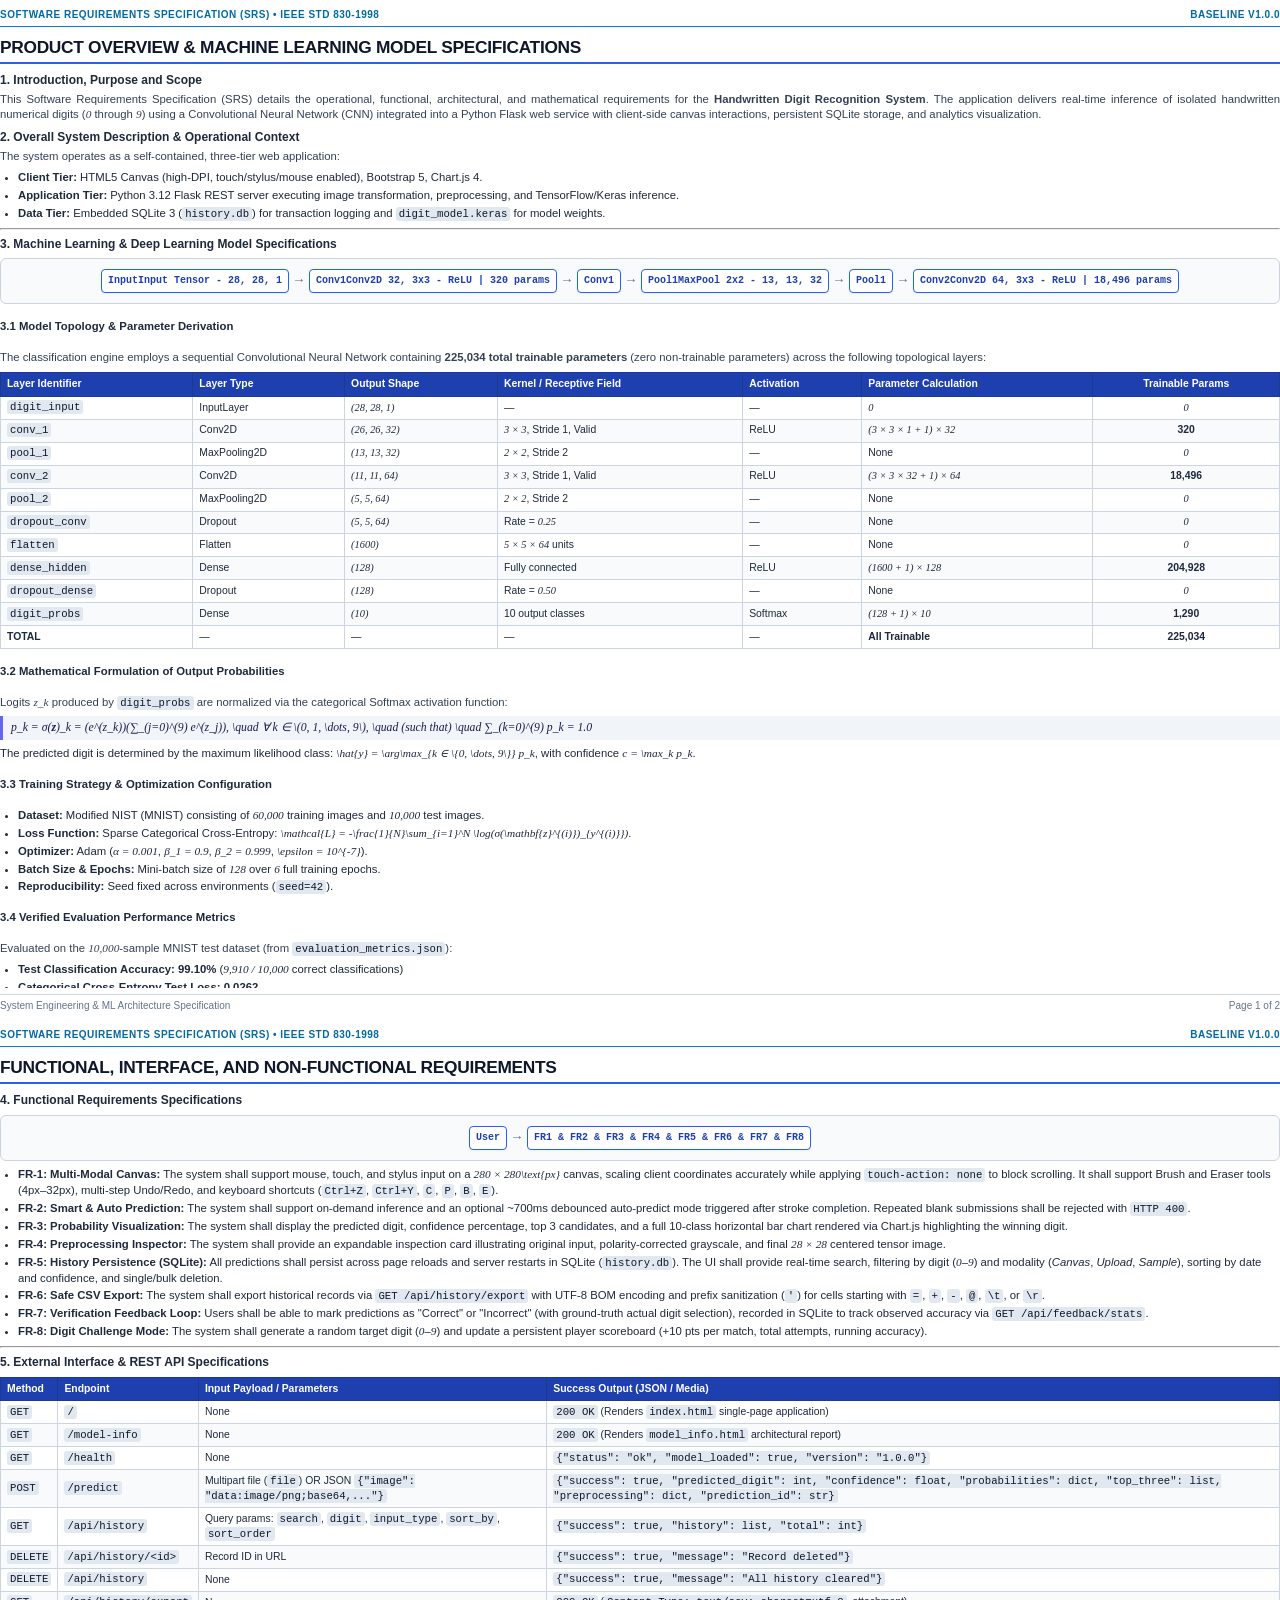
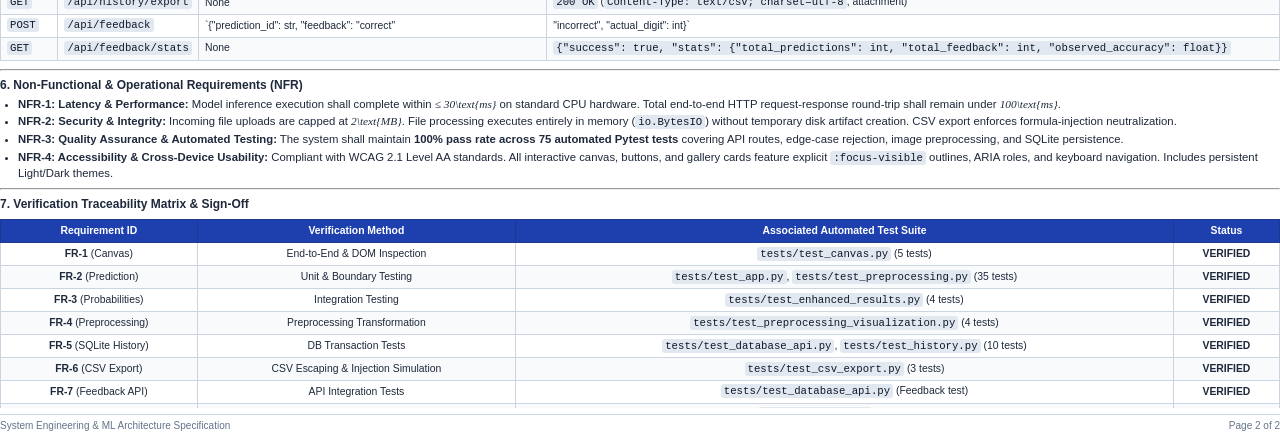
<file: srs_print.html>
<!DOCTYPE html>
<html lang="en">
<head>
    <meta charset="UTF-8">
    <title>Software Requirements Specification (SRS)</title>
    <style>
        
@page {
    size: A4 portrait;
    margin: 12mm 14mm 12mm 14mm;
}

* {
    box-sizing: border-box;
    -webkit-print-color-adjust: exact !important;
    print-color-adjust: exact !important;
}

body {
    font-family: -apple-system, BlinkMacSystemFont, "Segoe UI", Roboto, "Helvetica Neue", Arial, sans-serif;
    color: #1e293b;
    background-color: #ffffff;
    margin: 0;
    padding: 0;
    font-size: 8.5pt;
    line-height: 1.4;
}

.page {
    page-break-after: always;
    break-after: page;
    height: 270mm;
    max-height: 270mm;
    position: relative;
    display: flex;
    flex-direction: column;
    justify-content: space-between;
    overflow: hidden;
    padding: 2mm 0;
}

.page:last-child {
    page-break-after: auto;
    break-after: auto;
}

.page-header {
    flex: 0 0 auto;
    display: flex;
    justify-content: space-between;
    align-items: center;
    border-bottom: 1.5px solid #0284c7;
    padding-bottom: 4px;
    margin-bottom: 8px;
    font-size: 7.5pt;
    font-weight: 600;
    color: #0369a1;
    text-transform: uppercase;
    letter-spacing: 0.5px;
}

.page-footer {
    flex: 0 0 auto;
    display: flex;
    justify-content: space-between;
    align-items: center;
    border-top: 1px solid #cbd5e1;
    padding-top: 4px;
    margin-top: 6px;
    font-size: 7.5pt;
    color: #64748b;
}

.page-content {
    flex: 1 1 auto;
    overflow: hidden;
}

h1.page-title {
    font-size: 13pt;
    font-weight: 700;
    color: #0f172a;
    border-bottom: 2px solid #2563eb;
    padding-bottom: 3px;
    margin: 0 0 8px 0;
    letter-spacing: -0.3px;
}

h2 {
    font-size: 10.5pt;
    font-weight: 700;
    color: #1e3a8a;
    margin: 8px 0 4px 0;
    border-left: 3px solid #3b82f6;
    padding-left: 6px;
}

h3 {
    font-size: 9pt;
    font-weight: 700;
    color: #1e293b;
    margin: 6px 0 3px 0;
}

p {
    margin: 0 0 5px 0;
    color: #334155;
    text-align: justify;
}

ul, ol {
    margin: 0 0 6px 0;
    padding-left: 18px;
}

li {
    margin-bottom: 2px;
}

table {
    width: 100%;
    border-collapse: collapse;
    margin: 6px 0 8px 0;
    font-size: 7.8pt;
}

th {
    background: #1e40af;
    color: #ffffff;
    font-weight: 600;
    padding: 4px 6px;
    text-align: left;
    border: 1px solid #1e3a8a;
}

td {
    padding: 3.5px 6px;
    border: 1px solid #cbd5e1;
    color: #1e293b;
}

tr:nth-child(even) td {
    background-color: #f8fafc;
}

pre {
    background: #0f172a;
    color: #f8fafc;
    padding: 6px 8px;
    border-radius: 4px;
    font-family: Consolas, "Liberation Mono", Courier, monospace;
    font-size: 7.5pt;
    line-height: 1.25;
    margin: 4px 0 6px 0;
    overflow: hidden;
    white-space: pre-wrap;
}

code {
    font-family: Consolas, "Liberation Mono", Courier, monospace;
    font-size: 8pt;
    background: #e2e8f0;
    color: #0f172a;
    padding: 1px 3px;
    border-radius: 3px;
}

.math-display {
    background: #f1f5f9;
    border-left: 3px solid #6366f1;
    padding: 4px 8px;
    margin: 4px 0 6px 0;
    font-family: "Cambria Math", "Times New Roman", serif;
    font-size: 8.8pt;
    color: #1e1b4b;
    font-style: italic;
}

.cover-card {
    border: 2px solid #1e3a8a;
    border-radius: 8px;
    padding: 16px;
    text-align: center;
    background: linear-gradient(135deg, #f8fafc 0%, #e2e8f0 100%);
    margin: 10px 0 16px 0;
}

.cover-title {
    font-size: 16pt;
    font-weight: 800;
    color: #1e3a8a;
    margin-bottom: 8px;
    line-height: 1.2;
}

.cover-subtitle {
    font-size: 10pt;
    font-weight: 600;
    color: #0369a1;
    margin-bottom: 12px;
}

.cover-meta {
    font-size: 8pt;
    color: #475569;
    margin: 3px 0;
}

.diagram-card {
    background: #f8fafc;
    border: 1px solid #cbd5e1;
    border-radius: 6px;
    padding: 6px 10px;
    margin: 6px 0;
    font-family: Consolas, monospace;
    font-size: 7.5pt;
}

.diagram-row {
    display: flex;
    align-items: center;
    justify-content: center;
    gap: 6px;
    margin: 4px 0;
    flex-wrap: wrap;
}

.diagram-node {
    background: #ffffff;
    border: 1.5px solid #2563eb;
    border-radius: 4px;
    padding: 4px 6px;
    text-align: center;
    font-weight: 600;
    color: #1e40af;
    box-shadow: 0 1px 2px rgba(0,0,0,0.05);
}

.diagram-node.dark {
    background: #1e40af;
    color: #ffffff;
    border-color: #1e3a8a;
}

.diagram-arrow {
    color: #64748b;
    font-weight: bold;
    font-size: 10pt;
}

.badge {
    display: inline-block;
    padding: 1px 5px;
    border-radius: 3px;
    font-size: 7pt;
    font-weight: 600;
}
.badge-blue { background: #dbeafe; color: #1e40af; border: 1px solid #bfdbfe; }
.badge-green { background: #dcfce7; color: #15803d; border: 1px solid #bbf7d0; }
.badge-orange { background: #ffedd5; color: #c2410c; border: 1px solid #fed7aa; }

.highlight-box {
    background: #eff6ff;
    border: 1px solid #bfdbfe;
    border-left: 3px solid #2563eb;
    padding: 6px 10px;
    border-radius: 4px;
    margin: 6px 0;
    font-size: 8pt;
}

    </style>
</head>
<body>
    
        <div class="page" id="srs-page-1">
            <div class="page-header">
                <span>Software Requirements Specification (SRS) &bull; IEEE Std 830-1998</span>
                <span>Baseline v1.0.0</span>
            </div>
            <div class="page-content">
                <h1 class="page-title">PRODUCT OVERVIEW & MACHINE LEARNING MODEL SPECIFICATIONS</h1>
                <h3>1. Introduction, Purpose and Scope</h3>
<p>This Software Requirements Specification (SRS) details the operational, functional, architectural, and mathematical requirements for the <strong>Handwritten Digit Recognition System</strong>. The application delivers real-time inference of isolated handwritten numerical digits (<i style="font-family: serif;">0</i> through <i style="font-family: serif;">9</i>) using a Convolutional Neural Network (CNN) integrated into a Python Flask web service with client-side canvas interactions, persistent SQLite storage, and analytics visualization.</p>
<h3>2. Overall System Description &amp; Operational Context</h3>
<p>The system operates as a self-contained, three-tier web application:</p>
<ul>
<li><strong>Client Tier:</strong> HTML5 Canvas (high-DPI, touch/stylus/mouse enabled), Bootstrap 5, Chart.js 4.</li>
<li><strong>Application Tier:</strong> Python 3.12 Flask REST server executing image transformation, preprocessing, and TensorFlow/Keras inference.</li>
<li><strong>Data Tier:</strong> Embedded SQLite 3 (<code>history.db</code>) for transaction logging and <code>digit_model.keras</code> for model weights.</li>
</ul>
<hr />
<h3>3. Machine Learning &amp; Deep Learning Model Specifications</h3>
<div class="diagram-card"><div class="diagram-row"><div class="diagram-node">InputInput Tensor - 28, 28, 1</div> <div class="diagram-arrow">&rarr;</div> <div class="diagram-node">Conv1Conv2D 32, 3x3 - ReLU | 320 params</div> <div class="diagram-arrow">&rarr;</div> <div class="diagram-node">Conv1</div> <div class="diagram-arrow">&rarr;</div> <div class="diagram-node">Pool1MaxPool 2x2 - 13, 13, 32</div> <div class="diagram-arrow">&rarr;</div> <div class="diagram-node">Pool1</div> <div class="diagram-arrow">&rarr;</div> <div class="diagram-node">Conv2Conv2D 64, 3x3 - ReLU | 18,496 params</div></div></div>
<h4>3.1 Model Topology &amp; Parameter Derivation</h4>
<p>The classification engine employs a sequential Convolutional Neural Network containing <strong>225,034 total trainable parameters</strong> (zero non-trainable parameters) across the following topological layers:</p>
<table>
<thead>
<tr>
<th style="text-align:left">Layer Identifier</th>
<th style="text-align:left">Layer Type</th>
<th style="text-align:left">Output Shape</th>
<th style="text-align:left">Kernel / Receptive Field</th>
<th style="text-align:left">Activation</th>
<th style="text-align:left">Parameter Calculation</th>
<th style="text-align:center">Trainable Params</th>
</tr>
</thead>
<tbody>
<tr>
<td style="text-align:left"><code>digit_input</code></td>
<td style="text-align:left">InputLayer</td>
<td style="text-align:left"><i style="font-family: serif;">(28, 28, 1)</i></td>
<td style="text-align:left">—</td>
<td style="text-align:left">—</td>
<td style="text-align:left"><i style="font-family: serif;">0</i></td>
<td style="text-align:center"><i style="font-family: serif;">0</i></td>
</tr>
<tr>
<td style="text-align:left"><code>conv_1</code></td>
<td style="text-align:left">Conv2D</td>
<td style="text-align:left"><i style="font-family: serif;">(26, 26, 32)</i></td>
<td style="text-align:left"><i style="font-family: serif;">3 × 3</i>, Stride 1, Valid</td>
<td style="text-align:left">ReLU</td>
<td style="text-align:left"><i style="font-family: serif;">(3 × 3 × 1 + 1) × 32</i></td>
<td style="text-align:center"><strong>320</strong></td>
</tr>
<tr>
<td style="text-align:left"><code>pool_1</code></td>
<td style="text-align:left">MaxPooling2D</td>
<td style="text-align:left"><i style="font-family: serif;">(13, 13, 32)</i></td>
<td style="text-align:left"><i style="font-family: serif;">2 × 2</i>, Stride 2</td>
<td style="text-align:left">—</td>
<td style="text-align:left">None</td>
<td style="text-align:center"><i style="font-family: serif;">0</i></td>
</tr>
<tr>
<td style="text-align:left"><code>conv_2</code></td>
<td style="text-align:left">Conv2D</td>
<td style="text-align:left"><i style="font-family: serif;">(11, 11, 64)</i></td>
<td style="text-align:left"><i style="font-family: serif;">3 × 3</i>, Stride 1, Valid</td>
<td style="text-align:left">ReLU</td>
<td style="text-align:left"><i style="font-family: serif;">(3 × 3 × 32 + 1) × 64</i></td>
<td style="text-align:center"><strong>18,496</strong></td>
</tr>
<tr>
<td style="text-align:left"><code>pool_2</code></td>
<td style="text-align:left">MaxPooling2D</td>
<td style="text-align:left"><i style="font-family: serif;">(5, 5, 64)</i></td>
<td style="text-align:left"><i style="font-family: serif;">2 × 2</i>, Stride 2</td>
<td style="text-align:left">—</td>
<td style="text-align:left">None</td>
<td style="text-align:center"><i style="font-family: serif;">0</i></td>
</tr>
<tr>
<td style="text-align:left"><code>dropout_conv</code></td>
<td style="text-align:left">Dropout</td>
<td style="text-align:left"><i style="font-family: serif;">(5, 5, 64)</i></td>
<td style="text-align:left">Rate = <i style="font-family: serif;">0.25</i></td>
<td style="text-align:left">—</td>
<td style="text-align:left">None</td>
<td style="text-align:center"><i style="font-family: serif;">0</i></td>
</tr>
<tr>
<td style="text-align:left"><code>flatten</code></td>
<td style="text-align:left">Flatten</td>
<td style="text-align:left"><i style="font-family: serif;">(1600)</i></td>
<td style="text-align:left"><i style="font-family: serif;">5 × 5 × 64</i> units</td>
<td style="text-align:left">—</td>
<td style="text-align:left">None</td>
<td style="text-align:center"><i style="font-family: serif;">0</i></td>
</tr>
<tr>
<td style="text-align:left"><code>dense_hidden</code></td>
<td style="text-align:left">Dense</td>
<td style="text-align:left"><i style="font-family: serif;">(128)</i></td>
<td style="text-align:left">Fully connected</td>
<td style="text-align:left">ReLU</td>
<td style="text-align:left"><i style="font-family: serif;">(1600 + 1) × 128</i></td>
<td style="text-align:center"><strong>204,928</strong></td>
</tr>
<tr>
<td style="text-align:left"><code>dropout_dense</code></td>
<td style="text-align:left">Dropout</td>
<td style="text-align:left"><i style="font-family: serif;">(128)</i></td>
<td style="text-align:left">Rate = <i style="font-family: serif;">0.50</i></td>
<td style="text-align:left">—</td>
<td style="text-align:left">None</td>
<td style="text-align:center"><i style="font-family: serif;">0</i></td>
</tr>
<tr>
<td style="text-align:left"><code>digit_probs</code></td>
<td style="text-align:left">Dense</td>
<td style="text-align:left"><i style="font-family: serif;">(10)</i></td>
<td style="text-align:left">10 output classes</td>
<td style="text-align:left">Softmax</td>
<td style="text-align:left"><i style="font-family: serif;">(128 + 1) × 10</i></td>
<td style="text-align:center"><strong>1,290</strong></td>
</tr>
<tr>
<td style="text-align:left"><strong>TOTAL</strong></td>
<td style="text-align:left">—</td>
<td style="text-align:left">—</td>
<td style="text-align:left">—</td>
<td style="text-align:left">—</td>
<td style="text-align:left"><strong>All Trainable</strong></td>
<td style="text-align:center"><strong>225,034</strong></td>
</tr>
</tbody>
</table>
<h4>3.2 Mathematical Formulation of Output Probabilities</h4>
<p>Logits <i style="font-family: serif;">z_k</i> produced by <code>digit_probs</code> are normalized via the categorical Softmax activation function:</p>
<div class="math-display">p_k = &sigma;(<b>z</b>)_k = (e^(z_k))(&sum;_(j=0)^(9) e^(z_j)), \quad &forall; k &isin; \(0, 1, \dots, 9\), \quad (such that) \quad &sum;_(k=0)^(9) p_k = 1.0</div>
The predicted digit is determined by the maximum likelihood class: <i style="font-family: serif;">\hat{y} = \arg\max_{k &isin; \{0, \dots, 9\}} p_k</i>, with confidence <i style="font-family: serif;">c = \max_k p_k</i>.
<h4>3.3 Training Strategy &amp; Optimization Configuration</h4>
<ul>
<li><strong>Dataset:</strong> Modified NIST (MNIST) consisting of <i style="font-family: serif;">60,000</i> training images and <i style="font-family: serif;">10,000</i> test images.</li>
<li><strong>Loss Function:</strong> Sparse Categorical Cross-Entropy: <i style="font-family: serif;">\mathcal{L} = -\frac{1}{N}\sum_{i=1}^N \log(σ(\mathbf{z}^{(i)})_{y^{(i)}})</i>.</li>
<li><strong>Optimizer:</strong> Adam (<i style="font-family: serif;">α = 0.001</i>, <i style="font-family: serif;">β_1 = 0.9</i>, <i style="font-family: serif;">β_2 = 0.999</i>, <i style="font-family: serif;">\epsilon = 10^{-7}</i>).</li>
<li><strong>Batch Size &amp; Epochs:</strong> Mini-batch size of <i style="font-family: serif;">128</i> over <i style="font-family: serif;">6</i> full training epochs.</li>
<li><strong>Reproducibility:</strong> Seed fixed across environments (<code>seed=42</code>).</li>
</ul>
<h4>3.4 Verified Evaluation Performance Metrics</h4>
<p>Evaluated on the <i style="font-family: serif;">10,000</i>-sample MNIST test dataset (from <code>evaluation_metrics.json</code>):</p>
<ul>
<li><strong>Test Classification Accuracy:</strong> <strong>99.10%</strong> (<i style="font-family: serif;">9,910 / 10,000</i> correct classifications)</li>
<li><strong>Categorical Cross-Entropy Test Loss:</strong> <strong>0.0262</strong></li>
<li><strong>Macro-Averaged Precision / Recall / F1-Score:</strong> <strong>0.9910 / 0.9909 / 0.9909</strong></li>
<li><strong>Per-Class F1-Scores:</strong> <code>0</code>: 0.9919 | <code>1</code>: 0.9956 | <code>2</code>: 0.9923 | <code>3</code>: 0.9911 | <code>4</code>: 0.9954 | <code>5</code>: 0.9865 | <code>6</code>: 0.9895 | <code>7</code>: 0.9884 | <code>8</code>: 0.9918 | <code>9</code>: 0.9865</li>
</ul>
<h4>3.5 6-Stage Computer Vision Preprocessing Pipeline</h4>
<p>Input images pass through a standardized transformation sequence in <code>image_processing.py</code>:</p>
<ol>
<li><strong>Decode &amp; Format Check:</strong> Enforces PNG/JPEG/JPG formats and <i style="font-family: serif;">≤ 2\text{MB}</i> payload size.</li>
<li><strong>Grayscale &amp; Alpha Compositing:</strong> Projects RGBA/RGB to single-channel 8-bit luminance (<i style="font-family: serif;">L = 0.299R + 0.587G + 0.114B</i>).</li>
<li><strong>Adaptive Polarity Inversion:</strong> Computes border perimeter intensity mean <i style="font-family: serif;">μ<em>{\text{border}}</i>. If <i style="font-family: serif;">μ</em>{\text{border}} &gt; 127.5</i> (dark-on-light), pixels invert (<i style="font-family: serif;">I' = 255 - I</i>).</li>
<li><strong>Bounding Box Cropping &amp; Blank Guard:</strong> Masks pixels with threshold <i style="font-family: serif;">T=30</i>. If foreground <i style="font-family: serif;">&lt; 10</i> pixels or dynamic range <i style="font-family: serif;">&lt; 15</i>, raises <code>BlankImageError</code>.</li>
<li><strong>Aspect-Ratio Preserving Resize:</strong> Scales largest bounding box dimension to <i style="font-family: serif;">20\text{px}</i> using Lanczos resampling.</li>
<li><strong>Center of Mass (CoM) Centroid Shift:</strong> Centers digit in <i style="font-family: serif;">28 × 28</i> matrix and shifts by <i style="font-family: serif;">(Δ x, Δ y) = (14.0 - x̄, 14.0 - ȳ)</i> clamped to <i style="font-family: serif;">[-4, 4]</i> pixels. Normalizes float32 intensities to <i style="font-family: serif;">[0.0, 1.0]</i>.</li>
</ol>
<hr />
<!-- ========================================================================== -->
<!-- SRS PAGE 2: FUNCTIONAL, INTERFACE, AND NON-FUNCTIONAL REQUIREMENTS         -->
<!-- ========================================================================== -->
            </div>
            <div class="page-footer">
                <span>System Engineering &amp; ML Architecture Specification</span>
                <span>Page 1 of 2</span>
            </div>
        </div>
        
        <div class="page" id="srs-page-2">
            <div class="page-header">
                <span>Software Requirements Specification (SRS) &bull; IEEE Std 830-1998</span>
                <span>Baseline v1.0.0</span>
            </div>
            <div class="page-content">
                <h1 class="page-title">FUNCTIONAL, INTERFACE, AND NON-FUNCTIONAL REQUIREMENTS</h1>
                <h3>4. Functional Requirements Specifications</h3>
<div class="diagram-card"><div class="diagram-row"><div class="diagram-node">User</div> <div class="diagram-arrow">&rarr;</div> <div class="diagram-node">FR1 & FR2 & FR3 & FR4 & FR5 & FR6 & FR7 & FR8</div></div></div>
<ul>
<li><strong>FR-1: Multi-Modal Canvas:</strong> The system shall support mouse, touch, and stylus input on a <i style="font-family: serif;">280 × 280\text{px}</i> canvas, scaling client coordinates accurately while applying <code>touch-action: none</code> to block scrolling. It shall support Brush and Eraser tools (4px–32px), multi-step Undo/Redo, and keyboard shortcuts (<code>Ctrl+Z</code>, <code>Ctrl+Y</code>, <code>C</code>, <code>P</code>, <code>B</code>, <code>E</code>).</li>
<li><strong>FR-2: Smart &amp; Auto Prediction:</strong> The system shall support on-demand inference and an optional ~700ms debounced auto-predict mode triggered after stroke completion. Repeated blank submissions shall be rejected with <code>HTTP 400</code>.</li>
<li><strong>FR-3: Probability Visualization:</strong> The system shall display the predicted digit, confidence percentage, top 3 candidates, and a full 10-class horizontal bar chart rendered via Chart.js highlighting the winning digit.</li>
<li><strong>FR-4: Preprocessing Inspector:</strong> The system shall provide an expandable inspection card illustrating original input, polarity-corrected grayscale, and final <i style="font-family: serif;">28 × 28</i> centered tensor image.</li>
<li><strong>FR-5: History Persistence (SQLite):</strong> All predictions shall persist across page reloads and server restarts in SQLite (<code>history.db</code>). The UI shall provide real-time search, filtering by digit (<i style="font-family: serif;">0</i>–<i style="font-family: serif;">9</i>) and modality (<em>Canvas</em>, <em>Upload</em>, <em>Sample</em>), sorting by date and confidence, and single/bulk deletion.</li>
<li><strong>FR-6: Safe CSV Export:</strong> The system shall export historical records via <code>GET /api/history/export</code> with UTF-8 BOM encoding and prefix sanitization (<code>'</code>) for cells starting with <code>=</code>, <code>+</code>, <code>-</code>, <code>@</code>, <code>\t</code>, or <code>\r</code>.</li>
<li><strong>FR-7: Verification Feedback Loop:</strong> Users shall be able to mark predictions as &quot;Correct&quot; or &quot;Incorrect&quot; (with ground-truth actual digit selection), recorded in SQLite to track observed accuracy via <code>GET /api/feedback/stats</code>.</li>
<li><strong>FR-8: Digit Challenge Mode:</strong> The system shall generate a random target digit (<i style="font-family: serif;">0</i>–<i style="font-family: serif;">9</i>) and update a persistent player scoreboard (+10 pts per match, total attempts, running accuracy).</li>
</ul>
<hr />
<h3>5. External Interface &amp; REST API Specifications</h3>
<table>
<thead>
<tr>
<th style="text-align:left">Method</th>
<th style="text-align:left">Endpoint</th>
<th style="text-align:left">Input Payload / Parameters</th>
<th style="text-align:left">Success Output (JSON / Media)</th>
</tr>
</thead>
<tbody>
<tr>
<td style="text-align:left"><code>GET</code></td>
<td style="text-align:left"><code>/</code></td>
<td style="text-align:left">None</td>
<td style="text-align:left"><code>200 OK</code> (Renders <code>index.html</code> single-page application)</td>
</tr>
<tr>
<td style="text-align:left"><code>GET</code></td>
<td style="text-align:left"><code>/model-info</code></td>
<td style="text-align:left">None</td>
<td style="text-align:left"><code>200 OK</code> (Renders <code>model_info.html</code> architectural report)</td>
</tr>
<tr>
<td style="text-align:left"><code>GET</code></td>
<td style="text-align:left"><code>/health</code></td>
<td style="text-align:left">None</td>
<td style="text-align:left"><code>{&quot;status&quot;: &quot;ok&quot;, &quot;model_loaded&quot;: true, &quot;version&quot;: &quot;1.0.0&quot;}</code></td>
</tr>
<tr>
<td style="text-align:left"><code>POST</code></td>
<td style="text-align:left"><code>/predict</code></td>
<td style="text-align:left">Multipart file (<code>file</code>) OR JSON <code>{&quot;image&quot;: &quot;data:image/png;base64,...&quot;}</code></td>
<td style="text-align:left"><code>{&quot;success&quot;: true, &quot;predicted_digit&quot;: int, &quot;confidence&quot;: float, &quot;probabilities&quot;: dict, &quot;top_three&quot;: list, &quot;preprocessing&quot;: dict, &quot;prediction_id&quot;: str}</code></td>
</tr>
<tr>
<td style="text-align:left"><code>GET</code></td>
<td style="text-align:left"><code>/api/history</code></td>
<td style="text-align:left">Query params: <code>search</code>, <code>digit</code>, <code>input_type</code>, <code>sort_by</code>, <code>sort_order</code></td>
<td style="text-align:left"><code>{&quot;success&quot;: true, &quot;history&quot;: list, &quot;total&quot;: int}</code></td>
</tr>
<tr>
<td style="text-align:left"><code>DELETE</code></td>
<td style="text-align:left"><code>/api/history/&lt;id&gt;</code></td>
<td style="text-align:left">Record ID in URL</td>
<td style="text-align:left"><code>{&quot;success&quot;: true, &quot;message&quot;: &quot;Record deleted&quot;}</code></td>
</tr>
<tr>
<td style="text-align:left"><code>DELETE</code></td>
<td style="text-align:left"><code>/api/history</code></td>
<td style="text-align:left">None</td>
<td style="text-align:left"><code>{&quot;success&quot;: true, &quot;message&quot;: &quot;All history cleared&quot;}</code></td>
</tr>
<tr>
<td style="text-align:left"><code>GET</code></td>
<td style="text-align:left"><code>/api/history/export</code></td>
<td style="text-align:left">None</td>
<td style="text-align:left"><code>200 OK</code> (<code>Content-Type: text/csv; charset=utf-8</code>, attachment)</td>
</tr>
<tr>
<td style="text-align:left"><code>POST</code></td>
<td style="text-align:left"><code>/api/feedback</code></td>
<td style="text-align:left">`{&quot;prediction_id&quot;: str, &quot;feedback&quot;: &quot;correct&quot;</td>
<td style="text-align:left">&quot;incorrect&quot;, &quot;actual_digit&quot;: int}`</td>
</tr>
<tr>
<td style="text-align:left"><code>GET</code></td>
<td style="text-align:left"><code>/api/feedback/stats</code></td>
<td style="text-align:left">None</td>
<td style="text-align:left"><code>{&quot;success&quot;: true, &quot;stats&quot;: {&quot;total_predictions&quot;: int, &quot;total_feedback&quot;: int, &quot;observed_accuracy&quot;: float}}</code></td>
</tr>
</tbody>
</table>
<hr />
<h3>6. Non-Functional &amp; Operational Requirements (NFR)</h3>
<ul>
<li><strong>NFR-1: Latency &amp; Performance:</strong> Model inference execution shall complete within <i style="font-family: serif;">≤ 30\text{ms}</i> on standard CPU hardware. Total end-to-end HTTP request-response round-trip shall remain under <i style="font-family: serif;">100\text{ms}</i>.</li>
<li><strong>NFR-2: Security &amp; Integrity:</strong> Incoming file uploads are capped at <i style="font-family: serif;">2\text{MB}</i>. File processing executes entirely in memory (<code>io.BytesIO</code>) without temporary disk artifact creation. CSV export enforces formula-injection neutralization.</li>
<li><strong>NFR-3: Quality Assurance &amp; Automated Testing:</strong> The system shall maintain <strong>100% pass rate across 75 automated Pytest tests</strong> covering API routes, edge-case rejection, image preprocessing, and SQLite persistence.</li>
<li><strong>NFR-4: Accessibility &amp; Cross-Device Usability:</strong> Compliant with WCAG 2.1 Level AA standards. All interactive canvas, buttons, and gallery cards feature explicit <code>:focus-visible</code> outlines, ARIA roles, and keyboard navigation. Includes persistent Light/Dark themes.</li>
</ul>
<hr />
<h3>7. Verification Traceability Matrix &amp; Sign-Off</h3>
<table>
<thead>
<tr>
<th style="text-align:center">Requirement ID</th>
<th style="text-align:center">Verification Method</th>
<th style="text-align:center">Associated Automated Test Suite</th>
<th style="text-align:center">Status</th>
</tr>
</thead>
<tbody>
<tr>
<td style="text-align:center"><strong>FR-1</strong> (Canvas)</td>
<td style="text-align:center">End-to-End &amp; DOM Inspection</td>
<td style="text-align:center"><code>tests/test_canvas.py</code> (5 tests)</td>
<td style="text-align:center"><strong>VERIFIED</strong></td>
</tr>
<tr>
<td style="text-align:center"><strong>FR-2</strong> (Prediction)</td>
<td style="text-align:center">Unit &amp; Boundary Testing</td>
<td style="text-align:center"><code>tests/test_app.py</code>, <code>tests/test_preprocessing.py</code> (35 tests)</td>
<td style="text-align:center"><strong>VERIFIED</strong></td>
</tr>
<tr>
<td style="text-align:center"><strong>FR-3</strong> (Probabilities)</td>
<td style="text-align:center">Integration Testing</td>
<td style="text-align:center"><code>tests/test_enhanced_results.py</code> (4 tests)</td>
<td style="text-align:center"><strong>VERIFIED</strong></td>
</tr>
<tr>
<td style="text-align:center"><strong>FR-4</strong> (Preprocessing)</td>
<td style="text-align:center">Preprocessing Transformation</td>
<td style="text-align:center"><code>tests/test_preprocessing_visualization.py</code> (4 tests)</td>
<td style="text-align:center"><strong>VERIFIED</strong></td>
</tr>
<tr>
<td style="text-align:center"><strong>FR-5</strong> (SQLite History)</td>
<td style="text-align:center">DB Transaction Tests</td>
<td style="text-align:center"><code>tests/test_database_api.py</code>, <code>tests/test_history.py</code> (10 tests)</td>
<td style="text-align:center"><strong>VERIFIED</strong></td>
</tr>
<tr>
<td style="text-align:center"><strong>FR-6</strong> (CSV Export)</td>
<td style="text-align:center">CSV Escaping &amp; Injection Simulation</td>
<td style="text-align:center"><code>tests/test_csv_export.py</code> (3 tests)</td>
<td style="text-align:center"><strong>VERIFIED</strong></td>
</tr>
<tr>
<td style="text-align:center"><strong>FR-7</strong> (Feedback API)</td>
<td style="text-align:center">API Integration Tests</td>
<td style="text-align:center"><code>tests/test_database_api.py</code> (Feedback test)</td>
<td style="text-align:center"><strong>VERIFIED</strong></td>
</tr>
<tr>
<td style="text-align:center"><strong>FR-8</strong> (Challenge)</td>
<td style="text-align:center">DOM &amp; UI Verification</td>
<td style="text-align:center"><code>tests/test_app.py</code> (DOM tests)</td>
<td style="text-align:center"><strong>VERIFIED</strong></td>
</tr>
<tr>
<td style="text-align:center"><strong>ML-1</strong> (CNN Model)</td>
<td style="text-align:center">Tensor Shape &amp; Weight Inspection</td>
<td style="text-align:center"><code>tests/test_model.py</code>, <code>tests/test_model_info.py</code> (6 tests)</td>
<td style="text-align:center"><strong>VERIFIED</strong></td>
</tr>
</tbody>
</table>
<pre><code>========================================================================================
                          END OF SOFTWARE REQUIREMENTS SPECIFICATION
========================================================================================
</code></pre>

            </div>
            <div class="page-footer">
                <span>System Engineering &amp; ML Architecture Specification</span>
                <span>Page 2 of 2</span>
            </div>
        </div>
        
</body>
</html>
</file>
